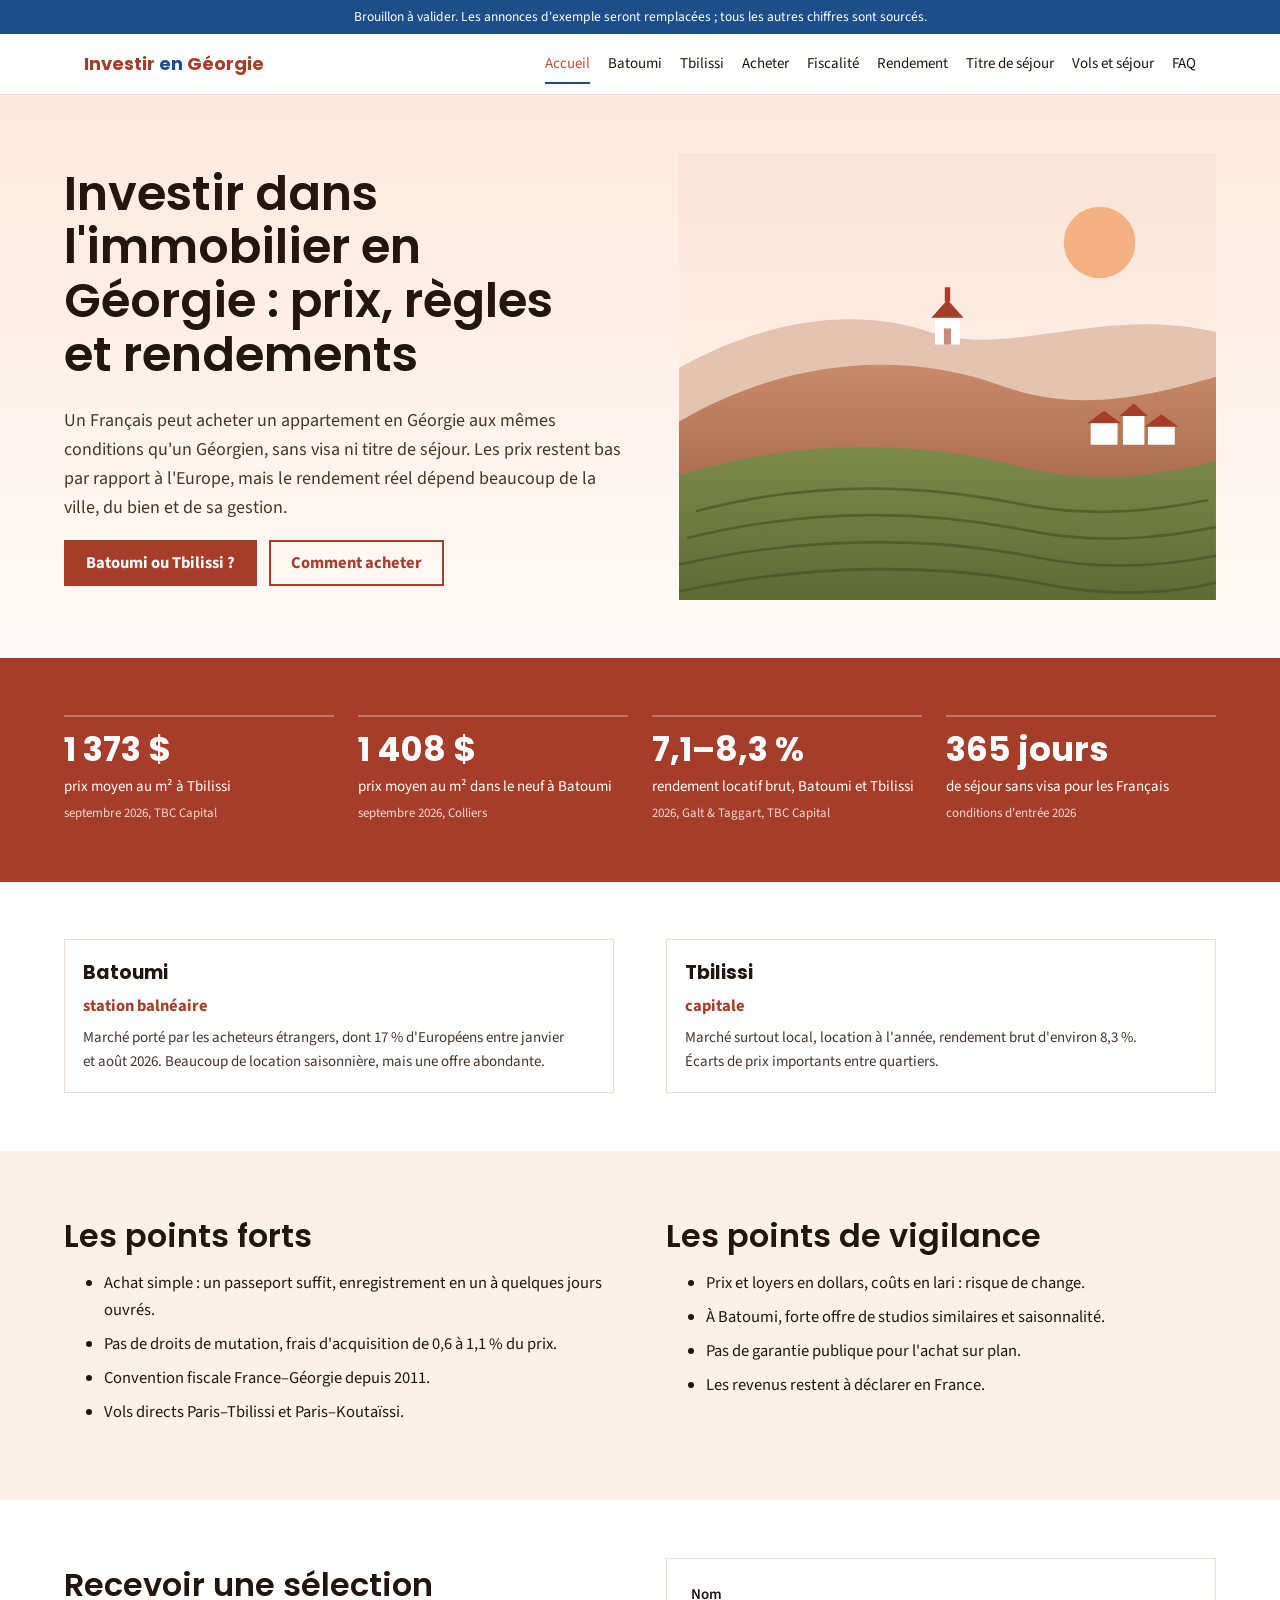
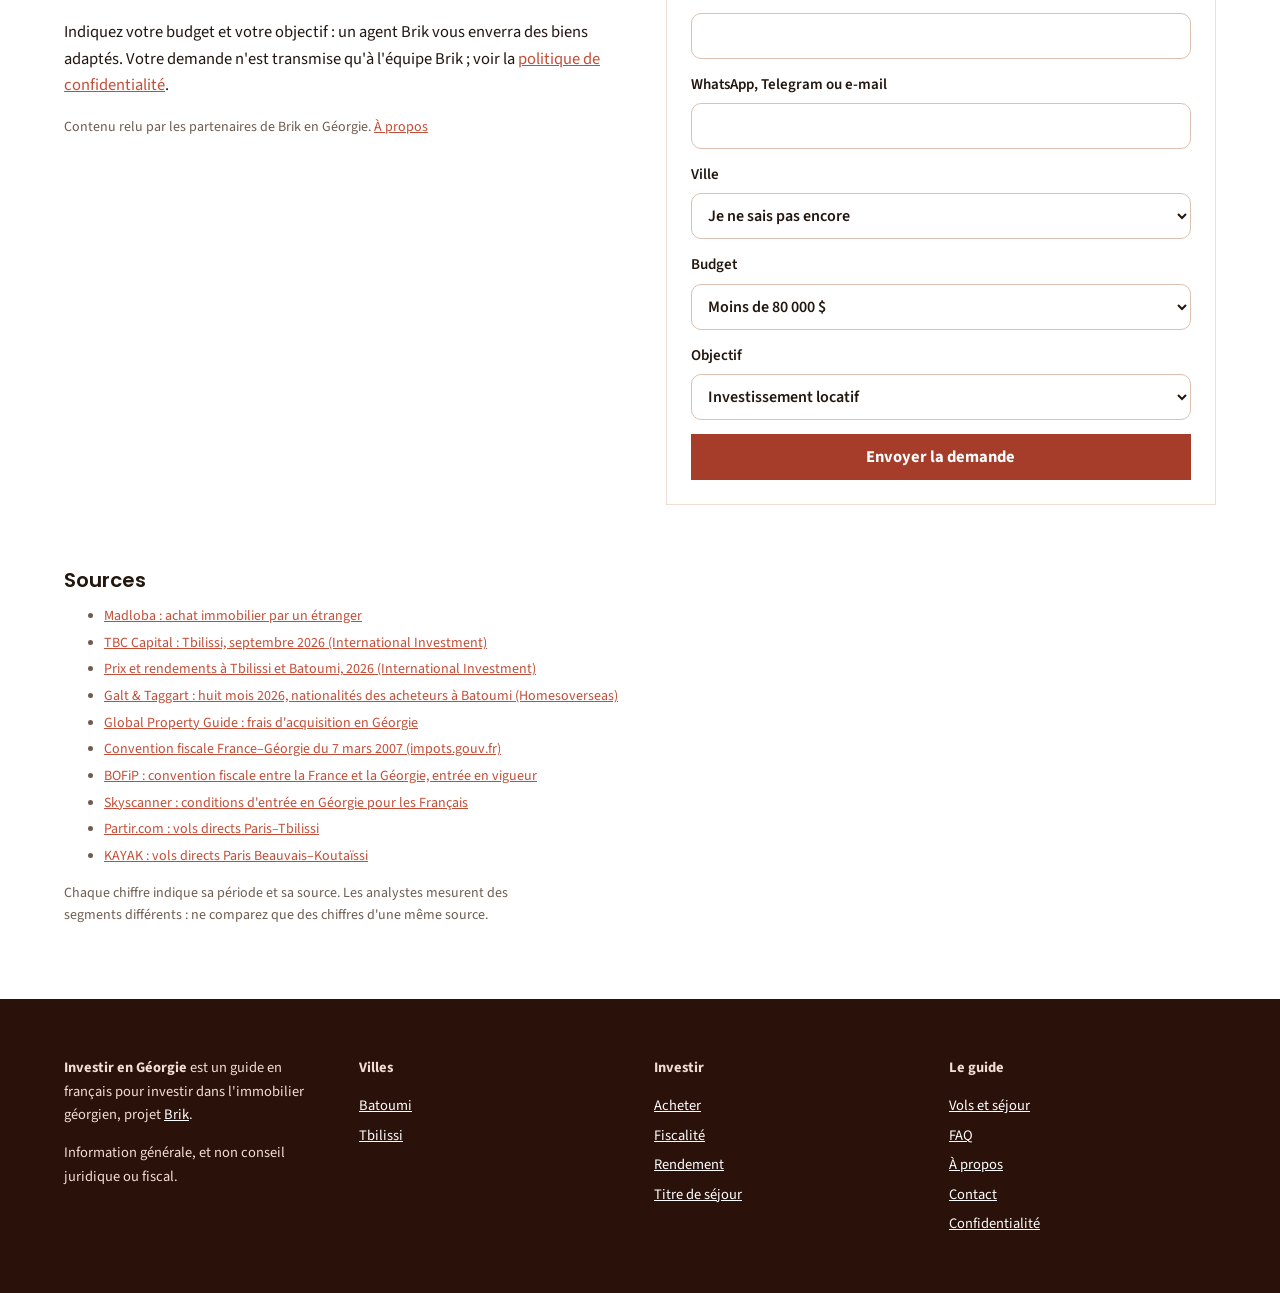
<file: site/index.html>
<!DOCTYPE html>
<html lang="fr" dir="ltr">
<head>
<meta charset="utf-8">
<meta name="robots" content="noindex, nofollow">
<meta name="viewport" content="width=device-width, initial-scale=1">
<title>Investir dans l'immobilier en Géorgie — guide en français</title>
<meta name="description" content="Guide en français pour investir dans l&#x27;immobilier en Géorgie : prix à Batoumi et Tbilissi, achat par un étranger, fiscalité et convention France–Géorgie, rendement locatif, titre de séjour.">
<link rel="canonical" href="https://investir-georgie.com/">
<link rel="preconnect" href="https://fonts.googleapis.com"><link rel="preconnect" href="https://fonts.gstatic.com" crossorigin>
<link href="https://fonts.googleapis.com/css2?family=Poppins:wght@600;700&amp;family=Source+Sans+3:wght@400;600;700&amp;display=swap" rel="stylesheet">
<link rel="stylesheet" href="assets/site.css">
<script type="application/ld+json">[{"@context": "https://schema.org", "@type": "BreadcrumbList", "itemListElement": [{"@type": "ListItem", "position": 1, "name": "Accueil", "item": "https://investir-georgie.com/"}]}, {"@context": "https://schema.org", "@type": "Article", "headline": "Investir dans l'immobilier en Géorgie — guide en français", "inLanguage": "fr", "dateModified": "2026-11-24", "publisher": {"@type": "Organization", "name": "Brik", "url": "https://real-estate-georgia.com"}}]</script>
</head>
<body>
<div class="draft">Brouillon à valider. Les annonces d'exemple seront remplacées ; tous les autres chiffres sont sourcés.</div>
<header class="top"><div class="wrap"><a class="logo" href="index.html">Investir<span> en </span>Géorgie</a><nav class="scroll" aria-label="Rubriques"><a href="index.html" aria-current="page">Accueil</a><a href="batumi/index.html">Batoumi</a><a href="tbilissi/index.html">Tbilissi</a><a href="acheter/index.html">Acheter</a><a href="fiscalite/index.html">Fiscalité</a><a href="rendement/index.html">Rendement</a><a href="residence/index.html">Titre de séjour</a><a href="voyager/index.html">Vols et séjour</a><a href="faq/index.html">FAQ</a></nav></div></header>
<main>


<section class="hero band"><div class="wrap">
 <div><h1>Investir dans l'immobilier en Géorgie : prix, règles et rendements</h1>
 <p class="lede">Un Français peut acheter un appartement en Géorgie aux mêmes conditions qu'un Géorgien, sans visa ni titre de séjour. Les prix restent bas par rapport à l'Europe, mais le rendement réel dépend beaucoup de la ville, du bien et de sa gestion.</p>
 <div class="ctas"><a class="btn" href="#villes">Batoumi ou Tbilissi ?</a><a class="btn ghost" href="acheter/index.html">Comment acheter</a></div></div>
 <svg class="scene" viewBox="0 0 600 500" role="img" aria-label="Illustration : collines de vignes en Géorgie, une chapelle sur la crête et un village">
<defs><linearGradient id="fsky" x1="0" y1="0" x2="0" y2="1"><stop offset="0" stop-color="#fbe3d6"/><stop offset="1" stop-color="#fffaf7"/></linearGradient>
<linearGradient id="fh1" x1="0" y1="0" x2="0" y2="1"><stop offset="0" stop-color="#c98a6b"/><stop offset="1" stop-color="#a86a4d"/></linearGradient>
<linearGradient id="fh2" x1="0" y1="0" x2="0" y2="1"><stop offset="0" stop-color="#7d8a4a"/><stop offset="1" stop-color="#5e6a35"/></linearGradient></defs>
<rect width="600" height="500" fill="url(#fsky)"/>
<circle cx="470" cy="100" r="40" fill="#f4b183"/>
<path d="M0 240 C90 190 190 170 280 200 C370 230 470 170 600 200 V320 H0Z" fill="#e4c3b0"/>
<path d="M0 300 C120 230 250 220 360 260 C450 292 530 270 600 250 V380 H0Z" fill="url(#fh1)"/>
<g transform="translate(300 214)"><rect x="-14" y="-30" width="28" height="30" fill="#fff"/><path d="M-18 -30 L0 -50 L18 -30Z" fill="#a63d2a"/><rect x="-3" y="-64" width="6" height="16" fill="#a63d2a"/><rect x="-4" y="-18" width="8" height="18" fill="#a63d2a" opacity=".6"/></g>
<path d="M0 360 C130 320 260 320 380 350 C470 372 540 360 600 344 V500 H0Z" fill="url(#fh2)"/>
<g stroke="#3f4a1f" stroke-width="3" stroke-linecap="round" opacity=".55" fill="none">
 <path d="M20 400 C140 368 260 368 380 392 C460 408 530 400 590 388"/><path d="M10 430 C140 398 270 398 390 422 C470 438 540 430 600 418"/><path d="M0 460 C140 428 280 428 400 452 C480 468 550 460 600 450"/><path d="M0 490 C150 458 290 458 410 482 C490 498 560 490 600 480"/></g>
<g fill="#fff"><rect x="460" y="300" width="30" height="26"/><rect x="496" y="292" width="24" height="34"/><rect x="524" y="304" width="30" height="22"/></g>
<g fill="#a63d2a"><path d="M456 302 l19 -14 l19 14Z"/><path d="M492 294 l16 -14 l16 14Z"/><path d="M520 306 l19 -14 l19 14Z"/></g>
</svg>
</div></section>
<section class="facts band" aria-label="Chiffres clés"><div class="wrap"><div class="fact"><b>1 373 $</b><span>prix moyen au m² à Tbilissi</span><small>septembre 2026, TBC Capital</small></div><div class="fact"><b>1 408 $</b><span>prix moyen au m² dans le neuf à Batoumi</span><small>septembre 2026, Colliers</small></div><div class="fact"><b>7,1–8,3 %</b><span>rendement locatif brut, Batoumi et Tbilissi</span><small>2026, Galt &amp; Taggart, TBC Capital</small></div><div class="fact"><b>365 jours</b><span>de séjour sans visa pour les Français</span><small>conditions d'entrée 2026</small></div></div></section>
<section class="band" id="villes"><div class="wrap two">
 <a class="dcard" href="batumi/index.html"><b>Batoumi</b><span class="p">station balnéaire</span><p>Marché porté par les acheteurs étrangers, dont 17 % d'Européens entre janvier et août 2026. Beaucoup de location saisonnière, mais une offre abondante.</p></a>
 <a class="dcard" href="tbilissi/index.html"><b>Tbilissi</b><span class="p">capitale</span><p>Marché surtout local, location à l'année, rendement brut d'environ 8,3 %. Écarts de prix importants entre quartiers.</p></a>
</div></section>
<section class="band alt"><div class="wrap two">
 <div><h2>Les points forts</h2><ul class="txt"><li>Achat simple : un passeport suffit, enregistrement en un à quelques jours ouvrés.</li><li>Pas de droits de mutation, frais d'acquisition de 0,6 à 1,1 % du prix.</li><li>Convention fiscale France–Géorgie depuis 2011.</li><li>Vols directs Paris–Tbilissi et Paris–Koutaïssi.</li></ul></div>
 <div><h2>Les points de vigilance</h2><ul class="txt"><li>Prix et loyers en dollars, coûts en lari : risque de change.</li><li>À Batoumi, forte offre de studios similaires et saisonnalité.</li><li>Pas de garantie publique pour l'achat sur plan.</li><li>Les revenus restent à déclarer en France.</li></ul></div>
</div></section>
<section class="band" id="lead"><div class="wrap two">
 <div><h2>Recevoir une sélection</h2><p>Indiquez votre budget et votre objectif : un agent Brik vous enverra des biens adaptés. Votre demande n'est transmise qu'à l'équipe Brik ; voir la <a href="confidentialite/index.html">politique de confidentialité</a>.</p>
 <p class="sub">Contenu relu par les partenaires de Brik en Géorgie. <a href="a-propos/index.html">À propos</a></p></div>
 <form data-draft novalidate><label>Nom<input name="name" autocomplete="name" required></label>
<label>WhatsApp, Telegram ou e-mail<input name="contact" required></label>
<label>Ville<select name="city"><option>Je ne sais pas encore</option><option>Batoumi</option><option>Tbilissi</option><option>Autre ville de Géorgie</option></select></label>
<label>Budget<select name="budget"><option>Moins de 80 000 $</option><option>80 000–150 000 $</option><option>150 000–300 000 $</option><option>Plus de 300 000 $</option></select></label>
<label>Objectif<select name="goal"><option>Investissement locatif</option><option>Résidence secondaire</option><option>Titre de séjour</option><option>M'installer en Géorgie</option></select></label><button class="btn" type="submit">Envoyer la demande</button><div class="ok" role="status">Brouillon : le formulaire n'est pas encore connecté, rien n'a été envoyé.</div></form>
</div></section>
<section class="band" style="padding-top:0"><div class="wrap"><h2 style="font-size:20px">Sources</h2><ul class="sources"><li><a href="https://madloba.info/en/faq/housing/buying-property-in-georgia-as-a-foreigner/">Madloba : achat immobilier par un étranger</a></li><li><a href="https://internationalinvestment.biz/en/real-estate/9034-tbilisi-apartment-sale-prices-september-tbc-capital.html">TBC Capital : Tbilissi, septembre 2026 (International Investment)</a></li><li><a href="https://internationalinvestment.biz/en/real-estate/8910-georgia-real-estate-2026-prices-and-yields-in-tbilisi-and-batumi.html">Prix et rendements à Tbilissi et Batoumi, 2026 (International Investment)</a></li><li><a href="https://www.homesoverseas.ru/eng/news/Bolee_70_kvartir_prodannyh_v_Batumi_v_2026_godu_priobreli_inostrancy">Galt &amp; Taggart : huit mois 2026, nationalités des acheteurs à Batoumi (Homesoverseas)</a></li><li><a href="https://www.globalpropertyguide.com/asia/georgia/buying-guide">Global Property Guide : frais d'acquisition en Géorgie</a></li><li><a href="https://WWW.impots.gouv.fr/sites/default/files/media/10_conventions/georgie/georgie_convention.pdf">Convention fiscale France–Géorgie du 7 mars 2007 (impots.gouv.fr)</a></li><li><a href="https://bofip.impots.gouv.fr/node/8273">BOFiP : convention fiscale entre la France et la Géorgie, entrée en vigueur</a></li><li><a href="https://www.skyscanner.fr/destinations/visa/29475247/georgie">Skyscanner : conditions d'entrée en Géorgie pour les Français</a></li><li><a href="https://www.partir.com/Georgie/billet-avion-vol/paris-cdg-tbilissi/cdg/tbs/vol-direct.html">Partir.com : vols directs Paris–Tbilissi</a></li><li><a href="https://www.kayak.fr/vols/Paris-PAR/Aeroport-international-David-IV-de-Koutaissi-KUT">KAYAK : vols directs Paris Beauvais–Koutaïssi</a></li></ul><p class="sub">Chaque chiffre indique sa période et sa source. Les analystes mesurent des segments différents : ne comparez que des chiffres d'une même source.</p></div></section>
</main>
<footer class="band"><div class="wrap"><div class="cols">
<div><p><b>Investir en Géorgie</b> est un guide en français pour investir dans l'immobilier géorgien, projet <a href="https://real-estate-georgia.com/?utm_source=investir-georgie&amp;utm_medium=referral&amp;utm_campaign=minisite&amp;utm_content=footer">Brik</a>.</p><p>Information générale, et non conseil juridique ou fiscal.</p></div>
<div><p><b>Villes</b></p><ul><li><a href="batumi/index.html">Batoumi</a></li><li><a href="tbilissi/index.html">Tbilissi</a></li></ul></div><div><p><b>Investir</b></p><ul><li><a href="acheter/index.html">Acheter</a></li><li><a href="fiscalite/index.html">Fiscalité</a></li><li><a href="rendement/index.html">Rendement</a></li><li><a href="residence/index.html">Titre de séjour</a></li></ul></div><div><p><b>Le guide</b></p><ul><li><a href="voyager/index.html">Vols et séjour</a></li><li><a href="faq/index.html">FAQ</a></li><li><a href="a-propos/index.html">À propos</a></li><li><a href="contact/index.html">Contact</a></li><li><a href="confidentialite/index.html">Confidentialité</a></li></ul></div>
</div></div></footer>
<script src="assets/site.js"></script>
</body>
</html>
</file>
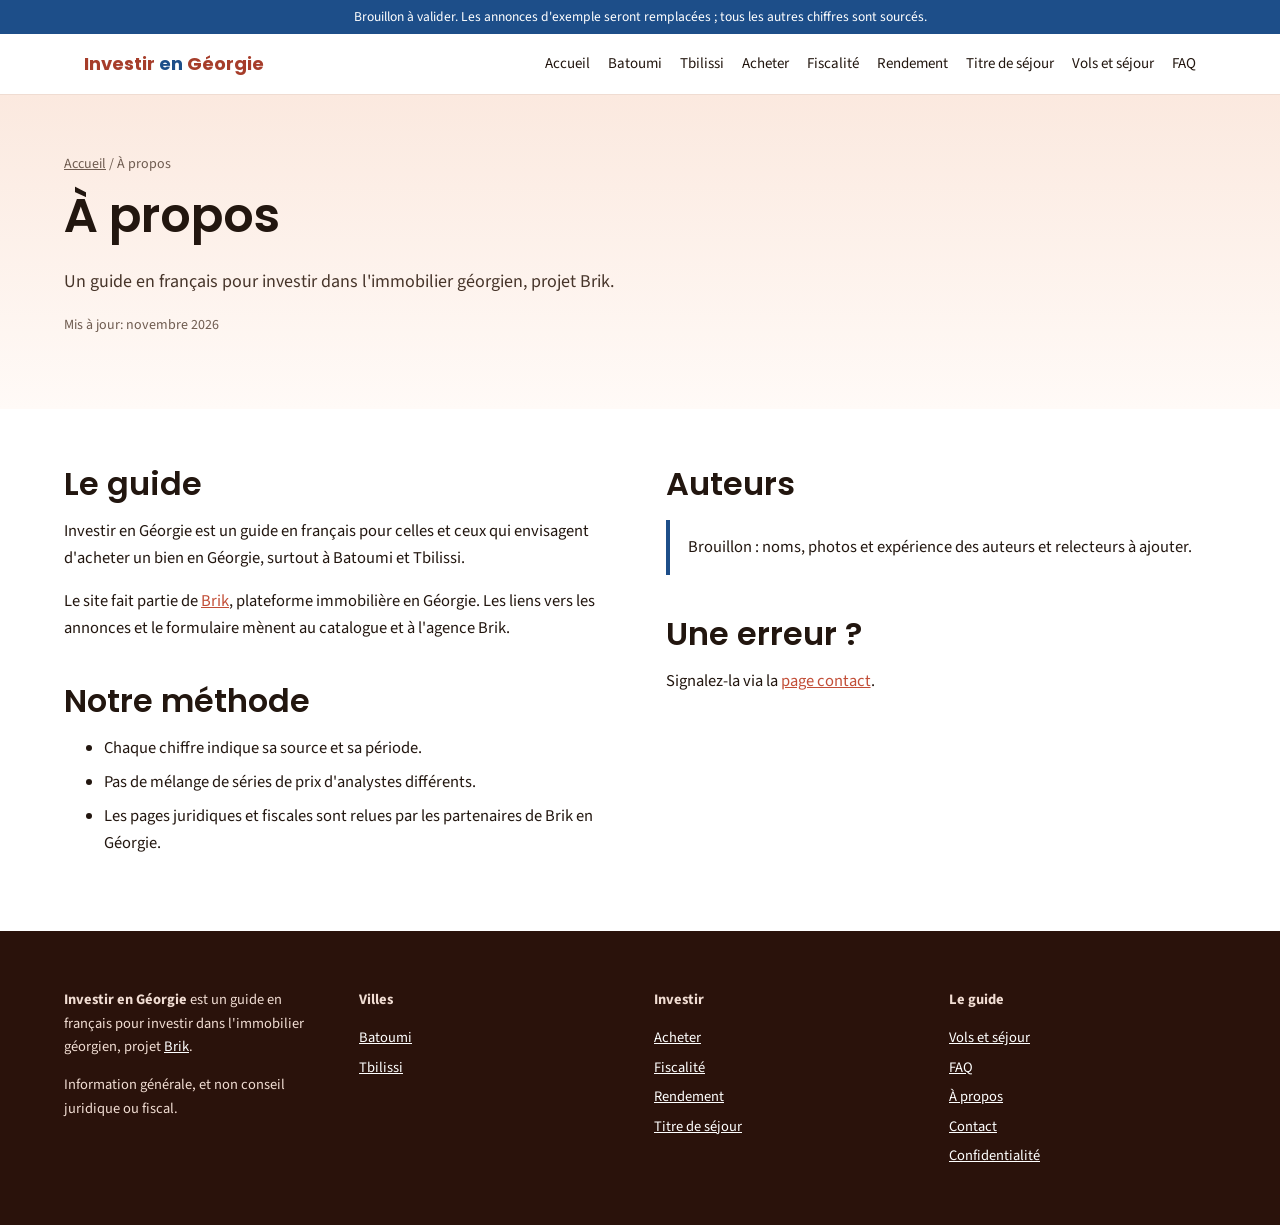
<file: site/a-propos/index.html>
<!DOCTYPE html>
<html lang="fr" dir="ltr">
<head>
<meta charset="utf-8">
<meta name="robots" content="noindex, nofollow">
<meta name="viewport" content="width=device-width, initial-scale=1">
<title>À propos — Investir en Géorgie</title>
<meta name="description" content="Qui rédige ce guide, d&#x27;où viennent les données et le lien avec Brik.">
<link rel="canonical" href="https://investir-georgie.com/a-propos/">
<link rel="preconnect" href="https://fonts.googleapis.com"><link rel="preconnect" href="https://fonts.gstatic.com" crossorigin>
<link href="https://fonts.googleapis.com/css2?family=Poppins:wght@600;700&amp;family=Source+Sans+3:wght@400;600;700&amp;display=swap" rel="stylesheet">
<link rel="stylesheet" href="../assets/site.css">
<script type="application/ld+json">[{"@context": "https://schema.org", "@type": "BreadcrumbList", "itemListElement": [{"@type": "ListItem", "position": 1, "name": "Accueil", "item": "https://investir-georgie.com/"}, {"@type": "ListItem", "position": 2, "name": "À propos", "item": "https://investir-georgie.com/a-propos/"}]}, {"@context": "https://schema.org", "@type": "Article", "headline": "À propos", "inLanguage": "fr", "dateModified": "2026-11-24", "publisher": {"@type": "Organization", "name": "Brik", "url": "https://real-estate-georgia.com"}}]</script>
</head>
<body>
<div class="draft">Brouillon à valider. Les annonces d'exemple seront remplacées ; tous les autres chiffres sont sourcés.</div>
<header class="top"><div class="wrap"><a class="logo" href="../index.html">Investir<span> en </span>Géorgie</a><nav class="scroll" aria-label="Rubriques"><a href="../index.html">Accueil</a><a href="../batumi/index.html">Batoumi</a><a href="../tbilissi/index.html">Tbilissi</a><a href="../acheter/index.html">Acheter</a><a href="../fiscalite/index.html">Fiscalité</a><a href="../rendement/index.html">Rendement</a><a href="../residence/index.html">Titre de séjour</a><a href="../voyager/index.html">Vols et séjour</a><a href="../faq/index.html">FAQ</a></nav></div></header>
<main>
<section class="band pagehead"><div class="wrap"><nav class="crumbs" aria-label="Fil d'Ariane"><a href="../index.html">Accueil</a> / <span aria-current="page">À propos</span></nav><h1>À propos</h1><p class="lede">Un guide en français pour investir dans l'immobilier géorgien, projet Brik.</p><p class="updated">Mis à jour: novembre 2026</p></div></section>

<section class="band"><div class="wrap two"><div class="prose"><h2>Le guide</h2><p>Investir en Géorgie est un guide en français pour celles et ceux qui envisagent d'acheter un bien en Géorgie, surtout à Batoumi et Tbilissi.</p>
<p>Le site fait partie de <a href="https://real-estate-georgia.com/?utm_source=investir-georgie&amp;utm_medium=referral&amp;utm_campaign=minisite&amp;utm_content=about">Brik</a>, plateforme immobilière en Géorgie. Les liens vers les annonces et le formulaire mènent au catalogue et à l'agence Brik.</p>
<h2>Notre méthode</h2><ul class="txt"><li>Chaque chiffre indique sa source et sa période.</li><li>Pas de mélange de séries de prix d'analystes différents.</li><li>Les pages juridiques et fiscales sont relues par les partenaires de Brik en Géorgie.</li></ul></div>
<div class="prose"><h2>Auteurs</h2><div class="note">Brouillon : noms, photos et expérience des auteurs et relecteurs à ajouter.</div><h2>Une erreur ?</h2><p>Signalez-la via la <a href="../contact/index.html">page contact</a>.</p></div></div></section>

</main>
<footer class="band"><div class="wrap"><div class="cols">
<div><p><b>Investir en Géorgie</b> est un guide en français pour investir dans l'immobilier géorgien, projet <a href="https://real-estate-georgia.com/?utm_source=investir-georgie&amp;utm_medium=referral&amp;utm_campaign=minisite&amp;utm_content=footer">Brik</a>.</p><p>Information générale, et non conseil juridique ou fiscal.</p></div>
<div><p><b>Villes</b></p><ul><li><a href="../batumi/index.html">Batoumi</a></li><li><a href="../tbilissi/index.html">Tbilissi</a></li></ul></div><div><p><b>Investir</b></p><ul><li><a href="../acheter/index.html">Acheter</a></li><li><a href="../fiscalite/index.html">Fiscalité</a></li><li><a href="../rendement/index.html">Rendement</a></li><li><a href="../residence/index.html">Titre de séjour</a></li></ul></div><div><p><b>Le guide</b></p><ul><li><a href="../voyager/index.html">Vols et séjour</a></li><li><a href="../faq/index.html">FAQ</a></li><li><a href="../a-propos/index.html">À propos</a></li><li><a href="../contact/index.html">Contact</a></li><li><a href="../confidentialite/index.html">Confidentialité</a></li></ul></div>
</div></div></footer>
<script src="../assets/site.js"></script>
</body>
</html>
</file>
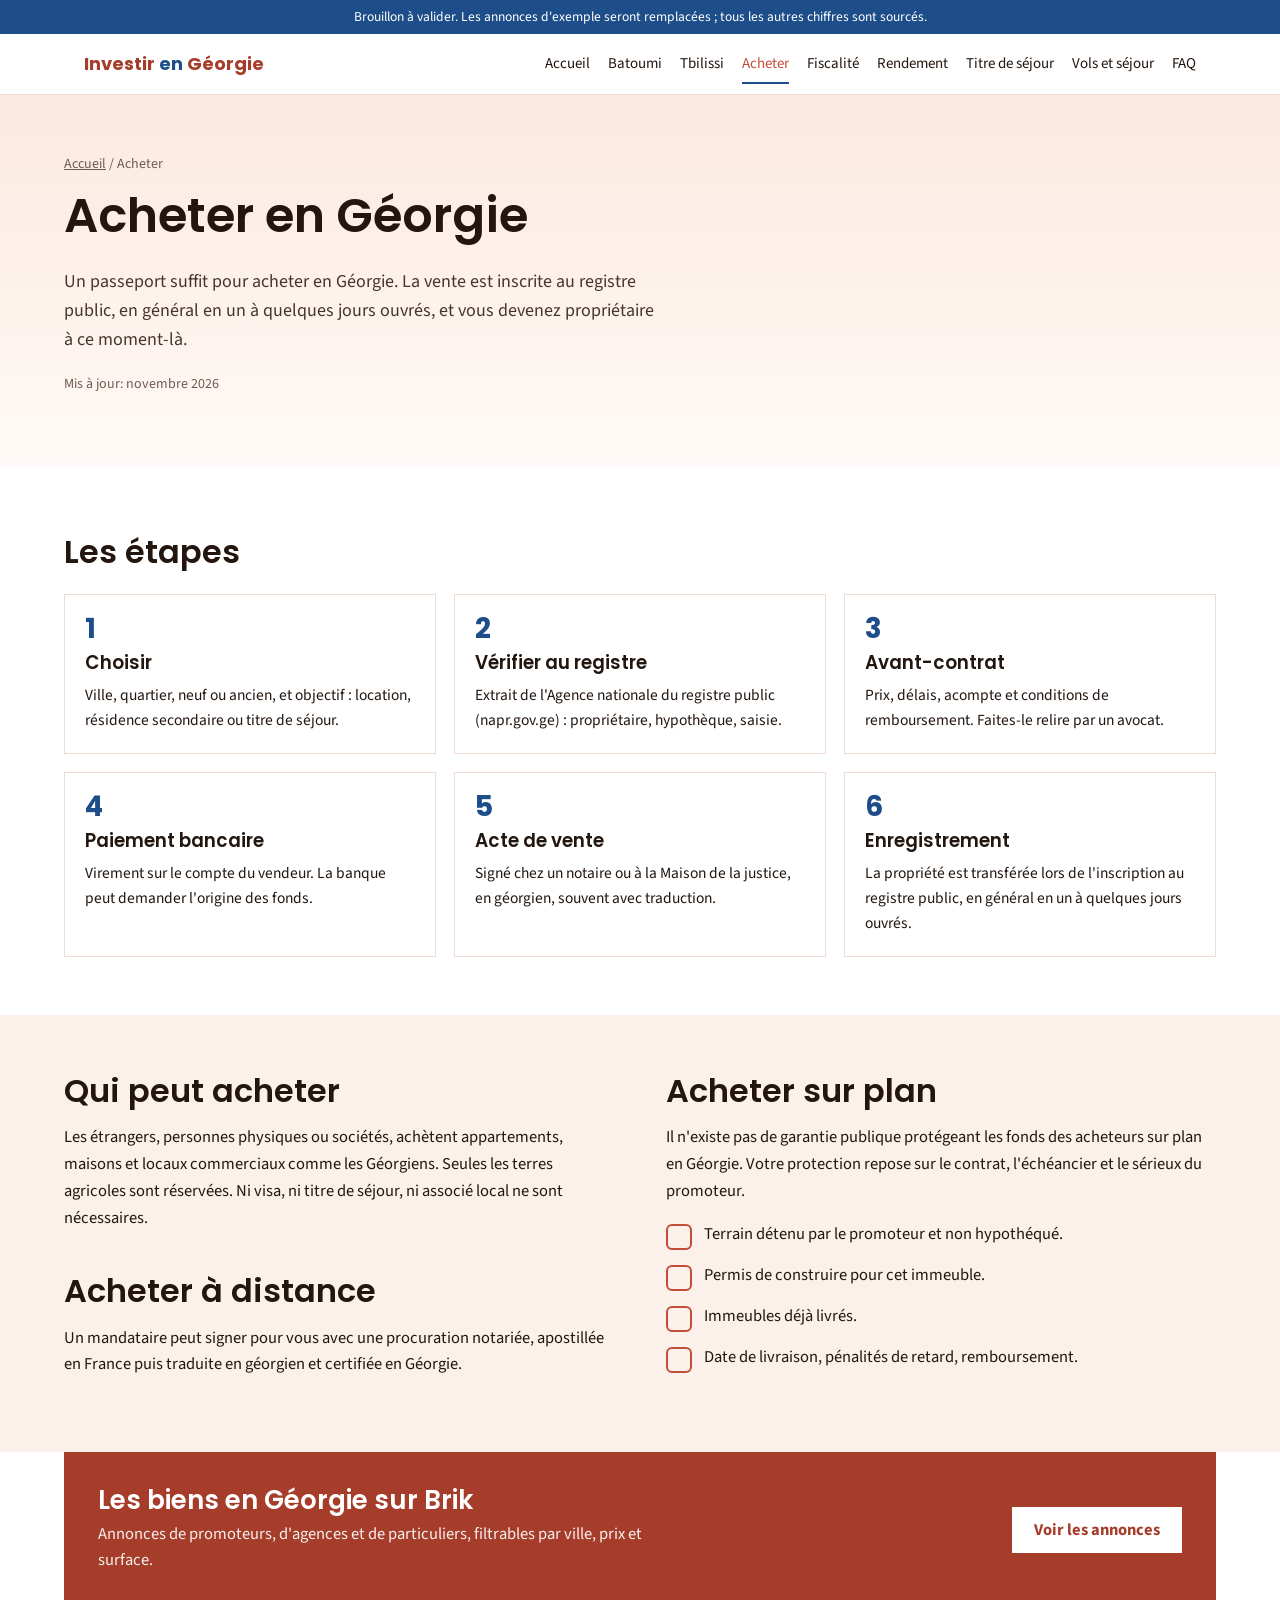
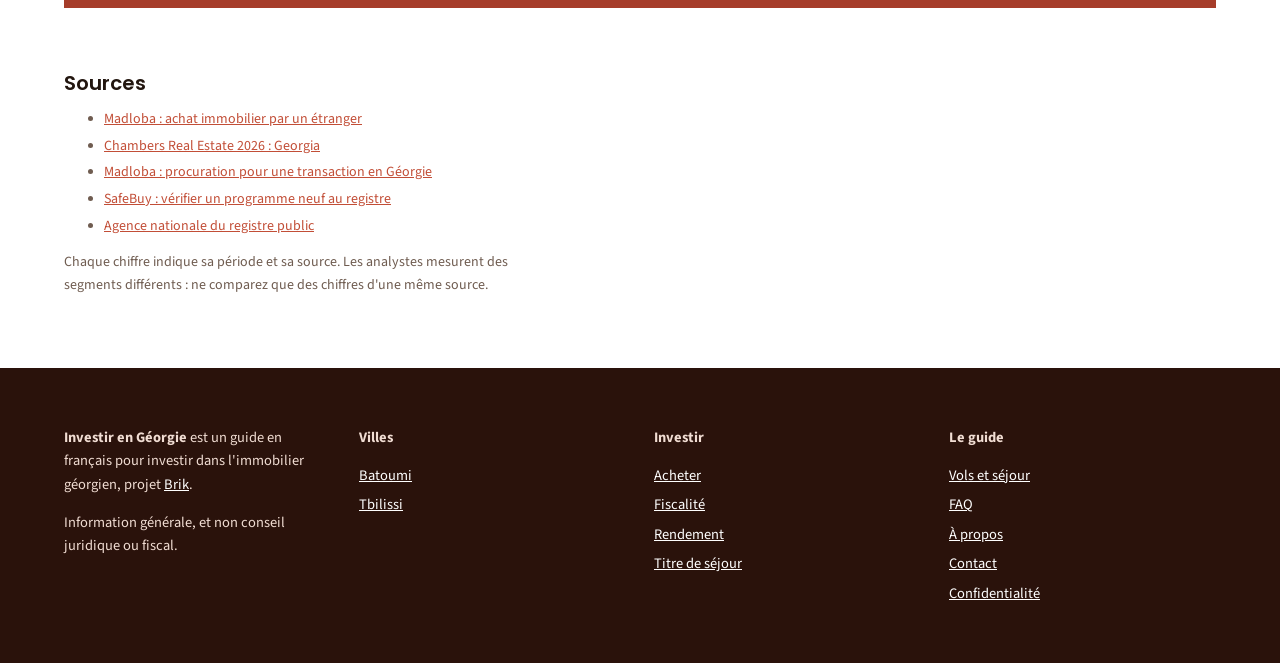
<file: site/acheter/index.html>
<!DOCTYPE html>
<html lang="fr" dir="ltr">
<head>
<meta charset="utf-8">
<meta name="robots" content="noindex, nofollow">
<meta name="viewport" content="width=device-width, initial-scale=1">
<title>Acheter un bien en Géorgie quand on est français — étapes</title>
<meta name="description" content="Les étapes pour acheter un appartement en Géorgie : vérification au registre, compromis, paiement bancaire, acte, enregistrement, achat sur plan et achat à distance.">
<link rel="canonical" href="https://investir-georgie.com/acheter/">
<link rel="preconnect" href="https://fonts.googleapis.com"><link rel="preconnect" href="https://fonts.gstatic.com" crossorigin>
<link href="https://fonts.googleapis.com/css2?family=Poppins:wght@600;700&amp;family=Source+Sans+3:wght@400;600;700&amp;display=swap" rel="stylesheet">
<link rel="stylesheet" href="../assets/site.css">
<script type="application/ld+json">[{"@context": "https://schema.org", "@type": "BreadcrumbList", "itemListElement": [{"@type": "ListItem", "position": 1, "name": "Accueil", "item": "https://investir-georgie.com/"}, {"@type": "ListItem", "position": 2, "name": "Acheter", "item": "https://investir-georgie.com/acheter/"}]}, {"@context": "https://schema.org", "@type": "Article", "headline": "Acheter en Géorgie", "inLanguage": "fr", "dateModified": "2026-11-24", "publisher": {"@type": "Organization", "name": "Brik", "url": "https://real-estate-georgia.com"}}]</script>
</head>
<body>
<div class="draft">Brouillon à valider. Les annonces d'exemple seront remplacées ; tous les autres chiffres sont sourcés.</div>
<header class="top"><div class="wrap"><a class="logo" href="../index.html">Investir<span> en </span>Géorgie</a><nav class="scroll" aria-label="Rubriques"><a href="../index.html">Accueil</a><a href="../batumi/index.html">Batoumi</a><a href="../tbilissi/index.html">Tbilissi</a><a href="../acheter/index.html" aria-current="page">Acheter</a><a href="../fiscalite/index.html">Fiscalité</a><a href="../rendement/index.html">Rendement</a><a href="../residence/index.html">Titre de séjour</a><a href="../voyager/index.html">Vols et séjour</a><a href="../faq/index.html">FAQ</a></nav></div></header>
<main>
<section class="band pagehead"><div class="wrap"><nav class="crumbs" aria-label="Fil d'Ariane"><a href="../index.html">Accueil</a> / <span aria-current="page">Acheter</span></nav><h1>Acheter en Géorgie</h1><p class="lede">Un passeport suffit pour acheter en Géorgie. La vente est inscrite au registre public, en général en un à quelques jours ouvrés, et vous devenez propriétaire à ce moment-là.</p><p class="updated">Mis à jour: novembre 2026</p></div></section>

<section class="band"><div class="wrap"><h2>Les étapes</h2>
 <ol class="steps">
  <li><h3>Choisir</h3><p>Ville, quartier, neuf ou ancien, et objectif : location, résidence secondaire ou titre de séjour.</p></li>
  <li><h3>Vérifier au registre</h3><p>Extrait de l'Agence nationale du registre public (napr.gov.ge) : propriétaire, hypothèque, saisie.</p></li>
  <li><h3>Avant-contrat</h3><p>Prix, délais, acompte et conditions de remboursement. Faites-le relire par un avocat.</p></li>
  <li><h3>Paiement bancaire</h3><p>Virement sur le compte du vendeur. La banque peut demander l'origine des fonds.</p></li>
  <li><h3>Acte de vente</h3><p>Signé chez un notaire ou à la Maison de la justice, en géorgien, souvent avec traduction.</p></li>
  <li><h3>Enregistrement</h3><p>La propriété est transférée lors de l'inscription au registre public, en général en un à quelques jours ouvrés.</p></li>
 </ol></div></section>
<section class="band alt"><div class="wrap two">
 <div class="prose"><h2>Qui peut acheter</h2><p>Les étrangers, personnes physiques ou sociétés, achètent appartements, maisons et locaux commerciaux comme les Géorgiens. Seules les terres agricoles sont réservées. Ni visa, ni titre de séjour, ni associé local ne sont nécessaires.</p>
 <h2>Acheter à distance</h2><p>Un mandataire peut signer pour vous avec une procuration notariée, apostillée en France puis traduite en géorgien et certifiée en Géorgie.</p></div>
 <div class="prose"><h2>Acheter sur plan</h2><p>Il n'existe pas de garantie publique protégeant les fonds des acheteurs sur plan en Géorgie. Votre protection repose sur le contrat, l'échéancier et le sérieux du promoteur.</p>
 <ul class="check"><li>Terrain détenu par le promoteur et non hypothéqué.</li><li>Permis de construire pour cet immeuble.</li><li>Immeubles déjà livrés.</li><li>Date de livraison, pénalités de retard, remboursement.</li></ul></div>
</div></section>
<section class="band" style="padding-top:0"><div class="wrap"><div class="cta"><div><h2>Les biens en Géorgie sur Brik</h2><p>Annonces de promoteurs, d'agences et de particuliers, filtrables par ville, prix et surface.</p></div><a class="btn" href="https://real-estate-georgia.com/?utm_source=investir-georgie&amp;utm_medium=referral&amp;utm_campaign=minisite&amp;utm_content=acheter">Voir les annonces</a></div></div></section>
<section class="band" style="padding-top:0"><div class="wrap"><h2 style="font-size:20px">Sources</h2><ul class="sources"><li><a href="https://madloba.info/en/faq/housing/buying-property-in-georgia-as-a-foreigner/">Madloba : achat immobilier par un étranger</a></li><li><a href="https://practiceguides.chambers.com/practice-guides/real-estate-2026/georgia">Chambers Real Estate 2026 : Georgia</a></li><li><a href="https://madloba.info/en/blog/laws-of-georgia/doverennost-ne-grazhdaninu-gruzii">Madloba : procuration pour une transaction en Géorgie</a></li><li><a href="https://safebuy.ge/properties/new-developments">SafeBuy : vérifier un programme neuf au registre</a></li><li><a href="https://napr.gov.ge">Agence nationale du registre public</a></li></ul><p class="sub">Chaque chiffre indique sa période et sa source. Les analystes mesurent des segments différents : ne comparez que des chiffres d'une même source.</p></div></section>
</main>
<footer class="band"><div class="wrap"><div class="cols">
<div><p><b>Investir en Géorgie</b> est un guide en français pour investir dans l'immobilier géorgien, projet <a href="https://real-estate-georgia.com/?utm_source=investir-georgie&amp;utm_medium=referral&amp;utm_campaign=minisite&amp;utm_content=footer">Brik</a>.</p><p>Information générale, et non conseil juridique ou fiscal.</p></div>
<div><p><b>Villes</b></p><ul><li><a href="../batumi/index.html">Batoumi</a></li><li><a href="../tbilissi/index.html">Tbilissi</a></li></ul></div><div><p><b>Investir</b></p><ul><li><a href="../acheter/index.html">Acheter</a></li><li><a href="../fiscalite/index.html">Fiscalité</a></li><li><a href="../rendement/index.html">Rendement</a></li><li><a href="../residence/index.html">Titre de séjour</a></li></ul></div><div><p><b>Le guide</b></p><ul><li><a href="../voyager/index.html">Vols et séjour</a></li><li><a href="../faq/index.html">FAQ</a></li><li><a href="../a-propos/index.html">À propos</a></li><li><a href="../contact/index.html">Contact</a></li><li><a href="../confidentialite/index.html">Confidentialité</a></li></ul></div>
</div></div></footer>
<script src="../assets/site.js"></script>
</body>
</html>
</file>
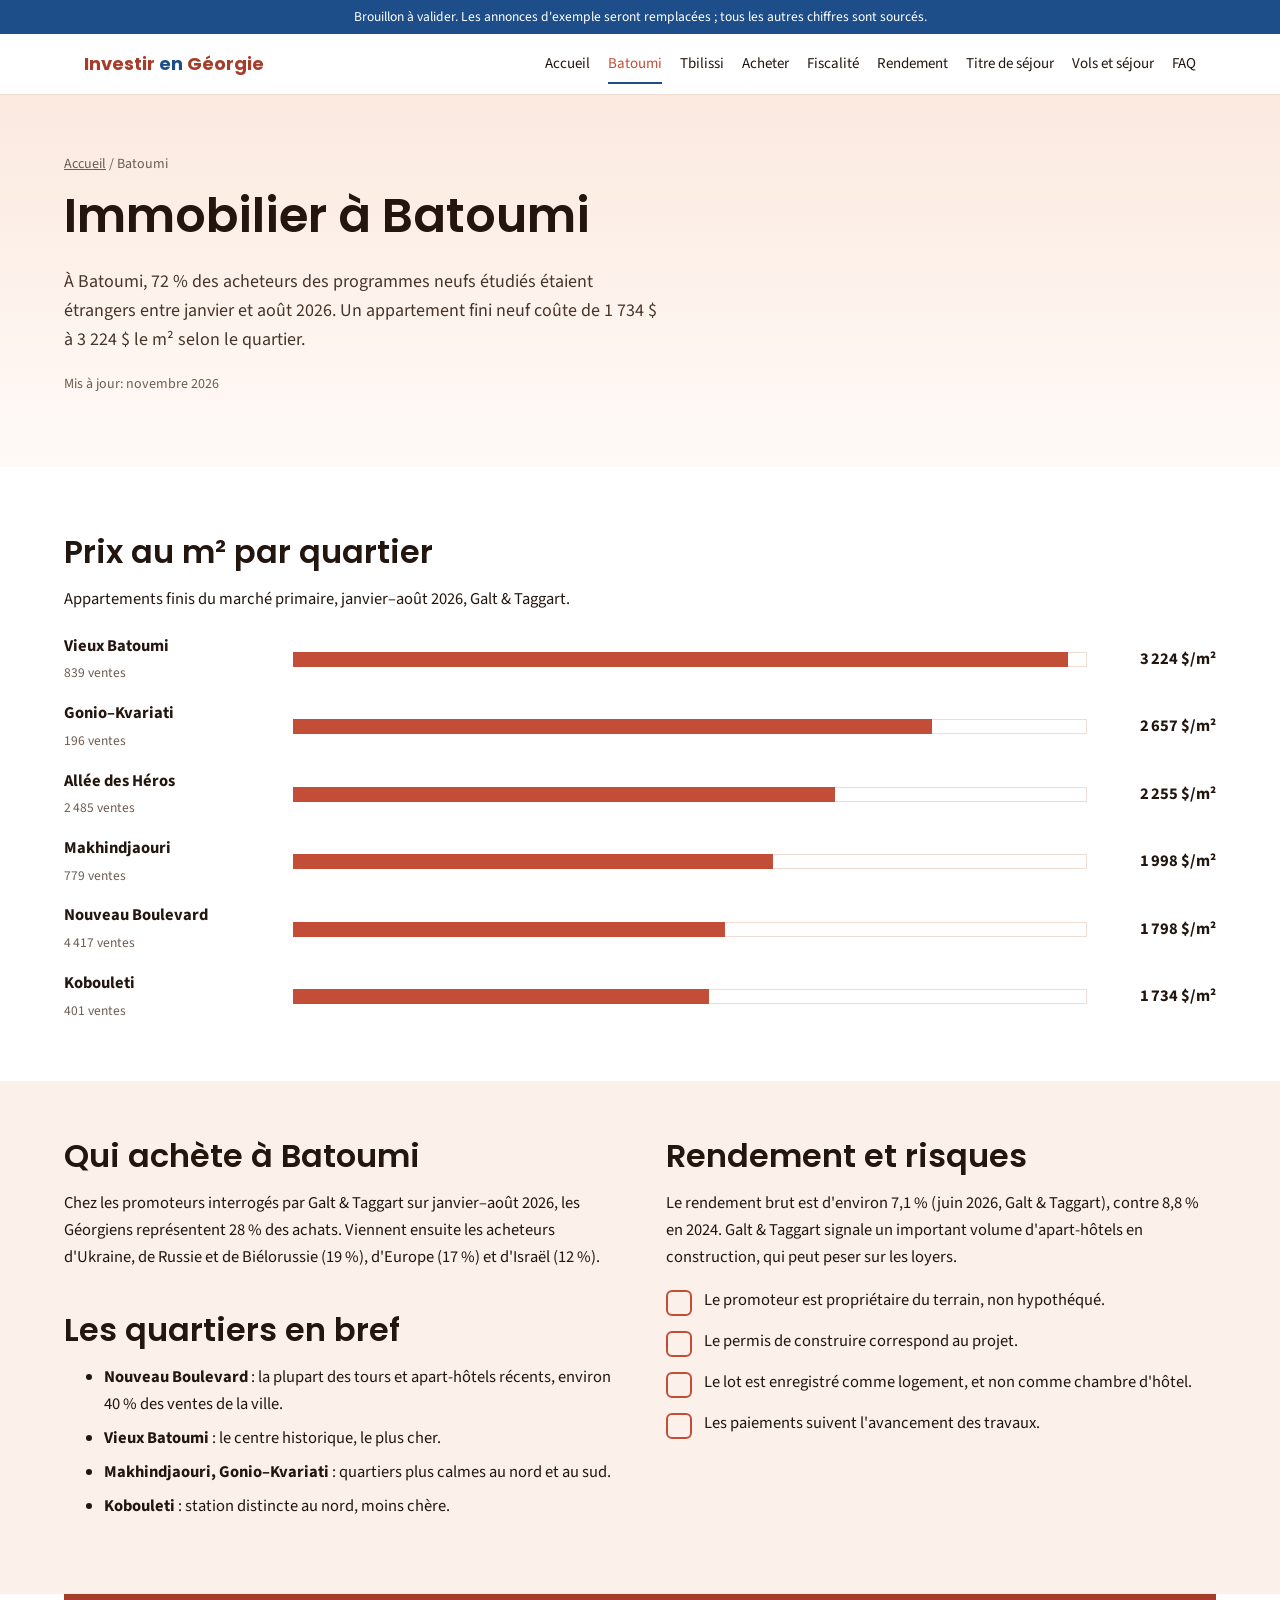
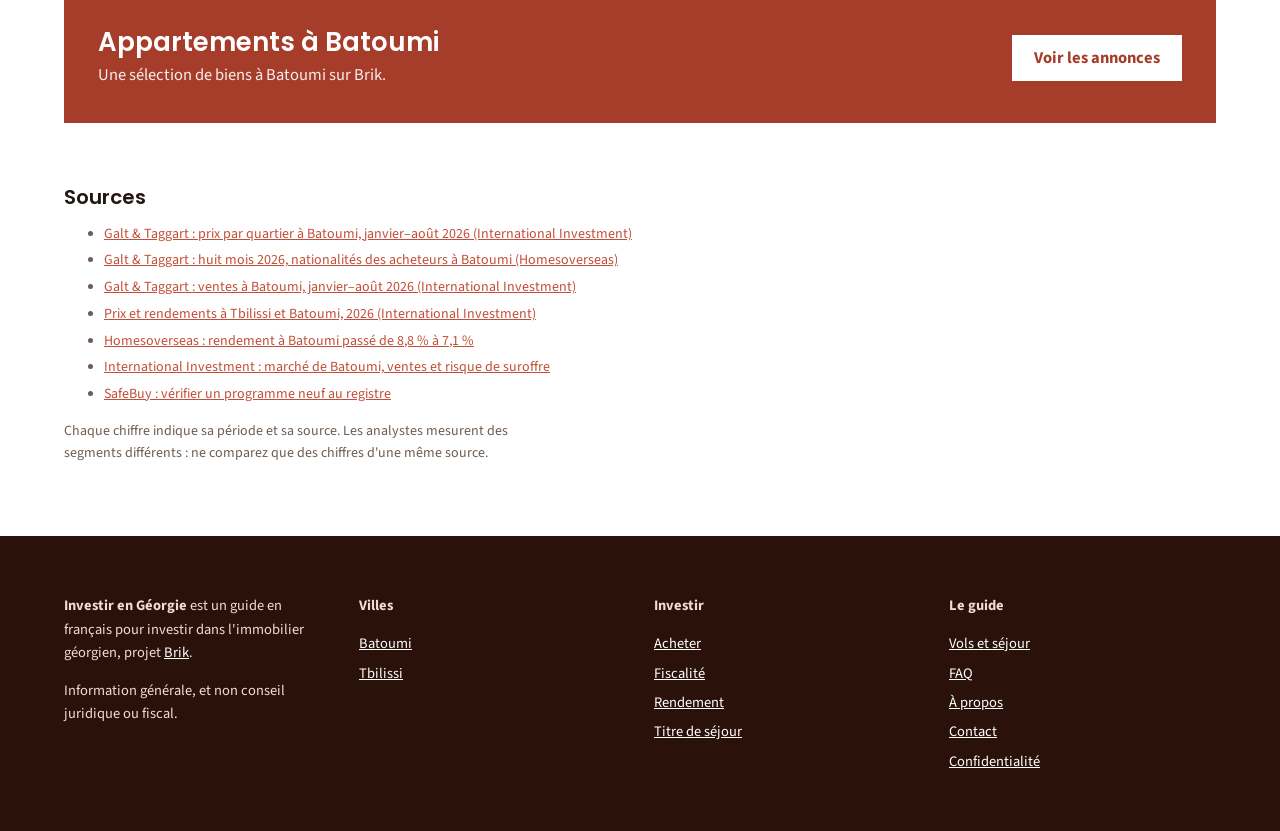
<file: site/batumi/index.html>
<!DOCTYPE html>
<html lang="fr" dir="ltr">
<head>
<meta charset="utf-8">
<meta name="robots" content="noindex, nofollow">
<meta name="viewport" content="width=device-width, initial-scale=1">
<title>Immobilier à Batoumi — prix par quartier et rendement</title>
<meta name="description" content="Acheter un appartement à Batoumi : prix au m² par quartier, profil des acheteurs, rendement locatif, saisonnalité et points à vérifier sur un programme neuf.">
<link rel="canonical" href="https://investir-georgie.com/batumi/">
<link rel="preconnect" href="https://fonts.googleapis.com"><link rel="preconnect" href="https://fonts.gstatic.com" crossorigin>
<link href="https://fonts.googleapis.com/css2?family=Poppins:wght@600;700&amp;family=Source+Sans+3:wght@400;600;700&amp;display=swap" rel="stylesheet">
<link rel="stylesheet" href="../assets/site.css">
<script type="application/ld+json">[{"@context": "https://schema.org", "@type": "BreadcrumbList", "itemListElement": [{"@type": "ListItem", "position": 1, "name": "Accueil", "item": "https://investir-georgie.com/"}, {"@type": "ListItem", "position": 2, "name": "Batoumi", "item": "https://investir-georgie.com/batumi/"}]}, {"@context": "https://schema.org", "@type": "Article", "headline": "Immobilier à Batoumi", "inLanguage": "fr", "dateModified": "2026-11-24", "publisher": {"@type": "Organization", "name": "Brik", "url": "https://real-estate-georgia.com"}}]</script>
</head>
<body>
<div class="draft">Brouillon à valider. Les annonces d'exemple seront remplacées ; tous les autres chiffres sont sourcés.</div>
<header class="top"><div class="wrap"><a class="logo" href="../index.html">Investir<span> en </span>Géorgie</a><nav class="scroll" aria-label="Rubriques"><a href="../index.html">Accueil</a><a href="../batumi/index.html" aria-current="page">Batoumi</a><a href="../tbilissi/index.html">Tbilissi</a><a href="../acheter/index.html">Acheter</a><a href="../fiscalite/index.html">Fiscalité</a><a href="../rendement/index.html">Rendement</a><a href="../residence/index.html">Titre de séjour</a><a href="../voyager/index.html">Vols et séjour</a><a href="../faq/index.html">FAQ</a></nav></div></header>
<main>
<section class="band pagehead"><div class="wrap"><nav class="crumbs" aria-label="Fil d'Ariane"><a href="../index.html">Accueil</a> / <span aria-current="page">Batoumi</span></nav><h1>Immobilier à Batoumi</h1><p class="lede">À Batoumi, 72 % des acheteurs des programmes neufs étudiés étaient étrangers entre janvier et août 2026. Un appartement fini neuf coûte de 1 734 $ à 3 224 $ le m² selon le quartier.</p><p class="updated">Mis à jour: novembre 2026</p></div></section>

<section class="band"><div class="wrap"><h2>Prix au m² par quartier</h2><p>Appartements finis du marché primaire, janvier–août 2026, Galt &amp; Taggart.</p>
 <div class="rows"><div class="row"><div class="nm"><b>Vieux Batoumi</b><span>839 ventes</span></div><div class="bar" aria-hidden="true"><i data-w="97.7"></i></div><div class="v">3 224 $/m²</div></div><div class="row"><div class="nm"><b>Gonio–Kvariati</b><span>196 ventes</span></div><div class="bar" aria-hidden="true"><i data-w="80.5"></i></div><div class="v">2 657 $/m²</div></div><div class="row"><div class="nm"><b>Allée des Héros</b><span>2 485 ventes</span></div><div class="bar" aria-hidden="true"><i data-w="68.3"></i></div><div class="v">2 255 $/m²</div></div><div class="row"><div class="nm"><b>Makhindjaouri</b><span>779 ventes</span></div><div class="bar" aria-hidden="true"><i data-w="60.5"></i></div><div class="v">1 998 $/m²</div></div><div class="row"><div class="nm"><b>Nouveau Boulevard</b><span>4 417 ventes</span></div><div class="bar" aria-hidden="true"><i data-w="54.5"></i></div><div class="v">1 798 $/m²</div></div><div class="row"><div class="nm"><b>Kobouleti</b><span>401 ventes</span></div><div class="bar" aria-hidden="true"><i data-w="52.5"></i></div><div class="v">1 734 $/m²</div></div></div></div></section>
<section class="band alt"><div class="wrap two">
 <div class="prose"><h2>Qui achète à Batoumi</h2><p>Chez les promoteurs interrogés par Galt &amp; Taggart sur janvier–août 2026, les Géorgiens représentent 28 % des achats. Viennent ensuite les acheteurs d'Ukraine, de Russie et de Biélorussie (19 %), d'Europe (17 %) et d'Israël (12 %).</p>
 <h2>Les quartiers en bref</h2><ul class="txt"><li><b>Nouveau Boulevard</b> : la plupart des tours et apart-hôtels récents, environ 40 % des ventes de la ville.</li><li><b>Vieux Batoumi</b> : le centre historique, le plus cher.</li><li><b>Makhindjaouri, Gonio–Kvariati</b> : quartiers plus calmes au nord et au sud.</li><li><b>Kobouleti</b> : station distincte au nord, moins chère.</li></ul></div>
 <div class="prose"><h2>Rendement et risques</h2><p>Le rendement brut est d'environ 7,1 % (juin 2026, Galt &amp; Taggart), contre 8,8 % en 2024. Galt &amp; Taggart signale un important volume d'apart-hôtels en construction, qui peut peser sur les loyers.</p>
 <ul class="check"><li>Le promoteur est propriétaire du terrain, non hypothéqué.</li><li>Le permis de construire correspond au projet.</li><li>Le lot est enregistré comme logement, et non comme chambre d'hôtel.</li><li>Les paiements suivent l'avancement des travaux.</li></ul></div>
</div></section>
<section class="band" style="padding-top:0"><div class="wrap"><div class="cta"><div><h2>Appartements à Batoumi</h2><p>Une sélection de biens à Batoumi sur Brik.</p></div><a class="btn" href="https://real-estate-georgia.com/?utm_source=investir-georgie&amp;utm_medium=referral&amp;utm_campaign=minisite&amp;utm_content=batumi">Voir les annonces</a></div></div></section>
<section class="band" style="padding-top:0"><div class="wrap"><h2 style="font-size:20px">Sources</h2><ul class="sources"><li><a href="https://internationalinvestment.biz/en/business/9099-batumi-real-estate-trends-prices-and-sales-by-district.html">Galt &amp; Taggart : prix par quartier à Batoumi, janvier–août 2026 (International Investment)</a></li><li><a href="https://www.homesoverseas.ru/eng/news/Bolee_70_kvartir_prodannyh_v_Batumi_v_2026_godu_priobreli_inostrancy">Galt &amp; Taggart : huit mois 2026, nationalités des acheteurs à Batoumi (Homesoverseas)</a></li><li><a href="https://internationalinvestment.biz/en/business/9064-batumi-real-estate-market-sales-growth-galt-taggart.html">Galt &amp; Taggart : ventes à Batoumi, janvier–août 2026 (International Investment)</a></li><li><a href="https://internationalinvestment.biz/en/real-estate/8910-georgia-real-estate-2026-prices-and-yields-in-tbilisi-and-batumi.html">Prix et rendements à Tbilissi et Batoumi, 2026 (International Investment)</a></li><li><a href="https://www.homesoverseas.ru/eng/articles/14899">Homesoverseas : rendement à Batoumi passé de 8,8 % à 7,1 %</a></li><li><a href="https://internationalinvestment.biz/en/real-estate/8149-batumi-housing-market-sales-growth-and-risks-of-oversupply.html">International Investment : marché de Batoumi, ventes et risque de suroffre</a></li><li><a href="https://safebuy.ge/properties/new-developments">SafeBuy : vérifier un programme neuf au registre</a></li></ul><p class="sub">Chaque chiffre indique sa période et sa source. Les analystes mesurent des segments différents : ne comparez que des chiffres d'une même source.</p></div></section>
</main>
<footer class="band"><div class="wrap"><div class="cols">
<div><p><b>Investir en Géorgie</b> est un guide en français pour investir dans l'immobilier géorgien, projet <a href="https://real-estate-georgia.com/?utm_source=investir-georgie&amp;utm_medium=referral&amp;utm_campaign=minisite&amp;utm_content=footer">Brik</a>.</p><p>Information générale, et non conseil juridique ou fiscal.</p></div>
<div><p><b>Villes</b></p><ul><li><a href="../batumi/index.html">Batoumi</a></li><li><a href="../tbilissi/index.html">Tbilissi</a></li></ul></div><div><p><b>Investir</b></p><ul><li><a href="../acheter/index.html">Acheter</a></li><li><a href="../fiscalite/index.html">Fiscalité</a></li><li><a href="../rendement/index.html">Rendement</a></li><li><a href="../residence/index.html">Titre de séjour</a></li></ul></div><div><p><b>Le guide</b></p><ul><li><a href="../voyager/index.html">Vols et séjour</a></li><li><a href="../faq/index.html">FAQ</a></li><li><a href="../a-propos/index.html">À propos</a></li><li><a href="../contact/index.html">Contact</a></li><li><a href="../confidentialite/index.html">Confidentialité</a></li></ul></div>
</div></div></footer>
<script src="../assets/site.js"></script>
</body>
</html>
</file>
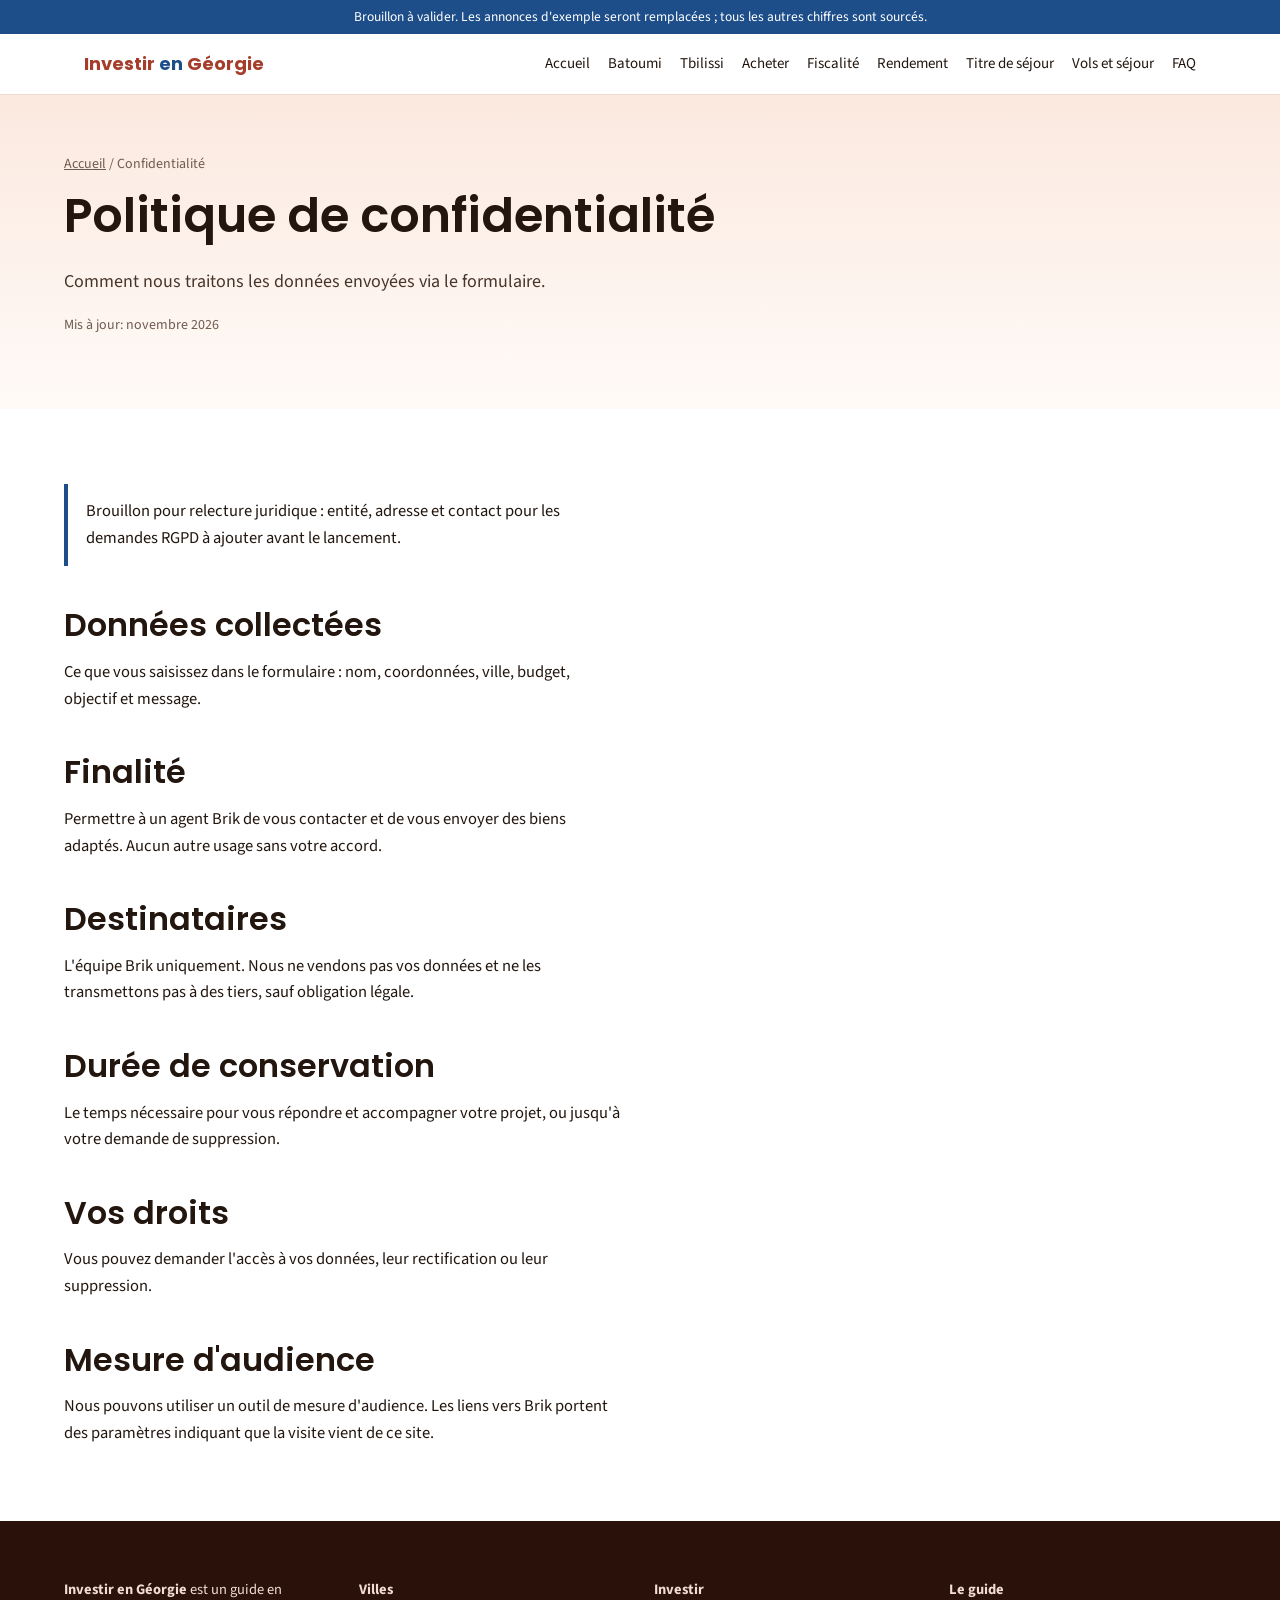
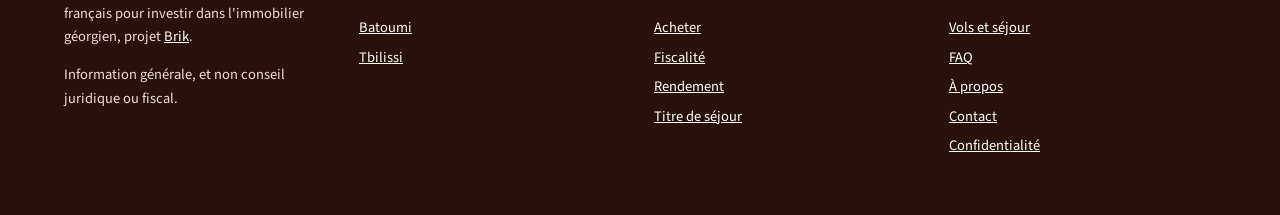
<file: site/confidentialite/index.html>
<!DOCTYPE html>
<html lang="fr" dir="ltr">
<head>
<meta charset="utf-8">
<meta name="robots" content="noindex, nofollow">
<meta name="viewport" content="width=device-width, initial-scale=1">
<title>Politique de confidentialité — Investir en Géorgie</title>
<meta name="description" content="Quelles données le site collecte et comment elles sont utilisées.">
<link rel="canonical" href="https://investir-georgie.com/confidentialite/">
<link rel="preconnect" href="https://fonts.googleapis.com"><link rel="preconnect" href="https://fonts.gstatic.com" crossorigin>
<link href="https://fonts.googleapis.com/css2?family=Poppins:wght@600;700&amp;family=Source+Sans+3:wght@400;600;700&amp;display=swap" rel="stylesheet">
<link rel="stylesheet" href="../assets/site.css">
<script type="application/ld+json">[{"@context": "https://schema.org", "@type": "BreadcrumbList", "itemListElement": [{"@type": "ListItem", "position": 1, "name": "Accueil", "item": "https://investir-georgie.com/"}, {"@type": "ListItem", "position": 2, "name": "Confidentialité", "item": "https://investir-georgie.com/confidentialite/"}]}, {"@context": "https://schema.org", "@type": "Article", "headline": "Politique de confidentialité", "inLanguage": "fr", "dateModified": "2026-11-24", "publisher": {"@type": "Organization", "name": "Brik", "url": "https://real-estate-georgia.com"}}]</script>
</head>
<body>
<div class="draft">Brouillon à valider. Les annonces d'exemple seront remplacées ; tous les autres chiffres sont sourcés.</div>
<header class="top"><div class="wrap"><a class="logo" href="../index.html">Investir<span> en </span>Géorgie</a><nav class="scroll" aria-label="Rubriques"><a href="../index.html">Accueil</a><a href="../batumi/index.html">Batoumi</a><a href="../tbilissi/index.html">Tbilissi</a><a href="../acheter/index.html">Acheter</a><a href="../fiscalite/index.html">Fiscalité</a><a href="../rendement/index.html">Rendement</a><a href="../residence/index.html">Titre de séjour</a><a href="../voyager/index.html">Vols et séjour</a><a href="../faq/index.html">FAQ</a></nav></div></header>
<main>
<section class="band pagehead"><div class="wrap"><nav class="crumbs" aria-label="Fil d'Ariane"><a href="../index.html">Accueil</a> / <span aria-current="page">Confidentialité</span></nav><h1>Politique de confidentialité</h1><p class="lede">Comment nous traitons les données envoyées via le formulaire.</p><p class="updated">Mis à jour: novembre 2026</p></div></section>

<section class="band"><div class="wrap prose"><div class="note">Brouillon pour relecture juridique : entité, adresse et contact pour les demandes RGPD à ajouter avant le lancement.</div>
<h2>Données collectées</h2><p>Ce que vous saisissez dans le formulaire : nom, coordonnées, ville, budget, objectif et message.</p>
<h2>Finalité</h2><p>Permettre à un agent Brik de vous contacter et de vous envoyer des biens adaptés. Aucun autre usage sans votre accord.</p>
<h2>Destinataires</h2><p>L'équipe Brik uniquement. Nous ne vendons pas vos données et ne les transmettons pas à des tiers, sauf obligation légale.</p>
<h2>Durée de conservation</h2><p>Le temps nécessaire pour vous répondre et accompagner votre projet, ou jusqu'à votre demande de suppression.</p>
<h2>Vos droits</h2><p>Vous pouvez demander l'accès à vos données, leur rectification ou leur suppression.</p>
<h2>Mesure d'audience</h2><p>Nous pouvons utiliser un outil de mesure d'audience. Les liens vers Brik portent des paramètres indiquant que la visite vient de ce site.</p></div></section>

</main>
<footer class="band"><div class="wrap"><div class="cols">
<div><p><b>Investir en Géorgie</b> est un guide en français pour investir dans l'immobilier géorgien, projet <a href="https://real-estate-georgia.com/?utm_source=investir-georgie&amp;utm_medium=referral&amp;utm_campaign=minisite&amp;utm_content=footer">Brik</a>.</p><p>Information générale, et non conseil juridique ou fiscal.</p></div>
<div><p><b>Villes</b></p><ul><li><a href="../batumi/index.html">Batoumi</a></li><li><a href="../tbilissi/index.html">Tbilissi</a></li></ul></div><div><p><b>Investir</b></p><ul><li><a href="../acheter/index.html">Acheter</a></li><li><a href="../fiscalite/index.html">Fiscalité</a></li><li><a href="../rendement/index.html">Rendement</a></li><li><a href="../residence/index.html">Titre de séjour</a></li></ul></div><div><p><b>Le guide</b></p><ul><li><a href="../voyager/index.html">Vols et séjour</a></li><li><a href="../faq/index.html">FAQ</a></li><li><a href="../a-propos/index.html">À propos</a></li><li><a href="../contact/index.html">Contact</a></li><li><a href="../confidentialite/index.html">Confidentialité</a></li></ul></div>
</div></div></footer>
<script src="../assets/site.js"></script>
</body>
</html>
</file>
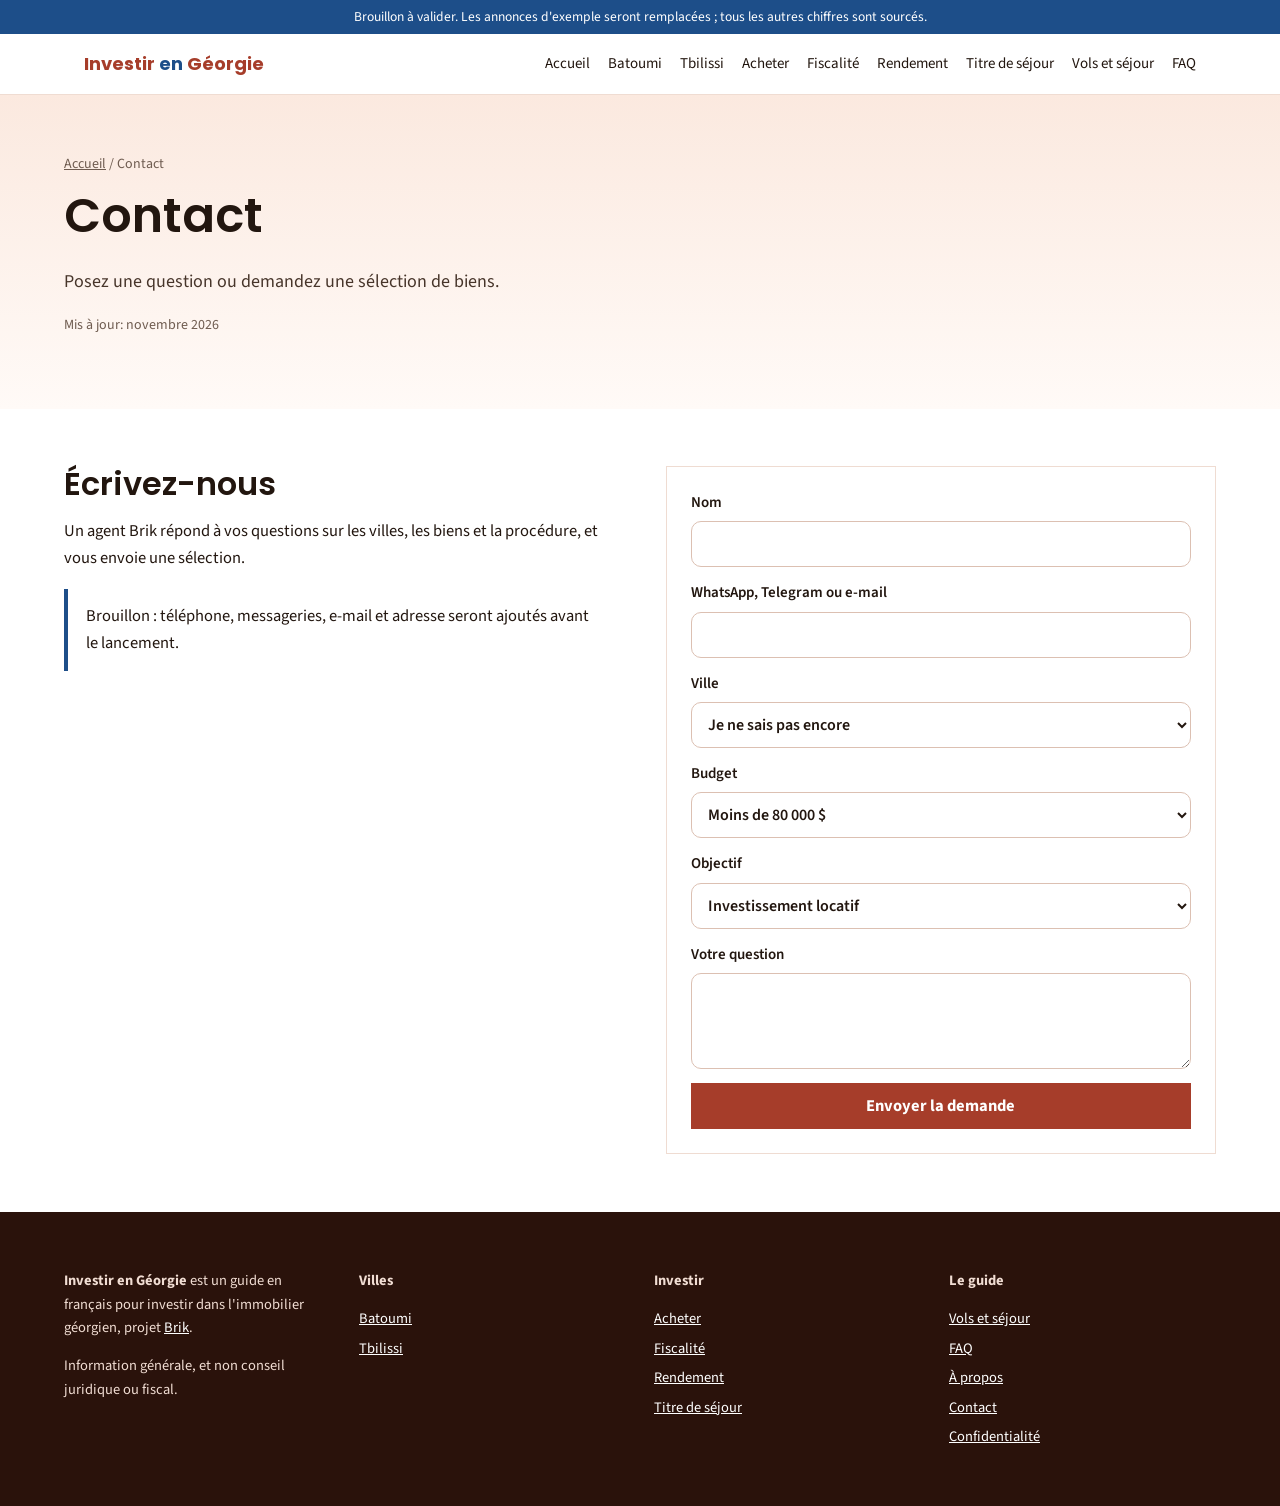
<file: site/contact/index.html>
<!DOCTYPE html>
<html lang="fr" dir="ltr">
<head>
<meta charset="utf-8">
<meta name="robots" content="noindex, nofollow">
<meta name="viewport" content="width=device-width, initial-scale=1">
<title>Contact — Investir en Géorgie</title>
<meta name="description" content="Contacter l&#x27;équipe Brik pour un achat immobilier en Géorgie.">
<link rel="canonical" href="https://investir-georgie.com/contact/">
<link rel="preconnect" href="https://fonts.googleapis.com"><link rel="preconnect" href="https://fonts.gstatic.com" crossorigin>
<link href="https://fonts.googleapis.com/css2?family=Poppins:wght@600;700&amp;family=Source+Sans+3:wght@400;600;700&amp;display=swap" rel="stylesheet">
<link rel="stylesheet" href="../assets/site.css">
<script type="application/ld+json">[{"@context": "https://schema.org", "@type": "BreadcrumbList", "itemListElement": [{"@type": "ListItem", "position": 1, "name": "Accueil", "item": "https://investir-georgie.com/"}, {"@type": "ListItem", "position": 2, "name": "Contact", "item": "https://investir-georgie.com/contact/"}]}, {"@context": "https://schema.org", "@type": "Article", "headline": "Contact", "inLanguage": "fr", "dateModified": "2026-11-24", "publisher": {"@type": "Organization", "name": "Brik", "url": "https://real-estate-georgia.com"}}]</script>
</head>
<body>
<div class="draft">Brouillon à valider. Les annonces d'exemple seront remplacées ; tous les autres chiffres sont sourcés.</div>
<header class="top"><div class="wrap"><a class="logo" href="../index.html">Investir<span> en </span>Géorgie</a><nav class="scroll" aria-label="Rubriques"><a href="../index.html">Accueil</a><a href="../batumi/index.html">Batoumi</a><a href="../tbilissi/index.html">Tbilissi</a><a href="../acheter/index.html">Acheter</a><a href="../fiscalite/index.html">Fiscalité</a><a href="../rendement/index.html">Rendement</a><a href="../residence/index.html">Titre de séjour</a><a href="../voyager/index.html">Vols et séjour</a><a href="../faq/index.html">FAQ</a></nav></div></header>
<main>
<section class="band pagehead"><div class="wrap"><nav class="crumbs" aria-label="Fil d'Ariane"><a href="../index.html">Accueil</a> / <span aria-current="page">Contact</span></nav><h1>Contact</h1><p class="lede">Posez une question ou demandez une sélection de biens.</p><p class="updated">Mis à jour: novembre 2026</p></div></section>

<section class="band"><div class="wrap two"><div class="prose"><h2>Écrivez-nous</h2><p>Un agent Brik répond à vos questions sur les villes, les biens et la procédure, et vous envoie une sélection.</p><div class="note">Brouillon : téléphone, messageries, e-mail et adresse seront ajoutés avant le lancement.</div></div>
<form data-draft novalidate><label>Nom<input name="name" autocomplete="name" required></label>
<label>WhatsApp, Telegram ou e-mail<input name="contact" required></label>
<label>Ville<select name="city"><option>Je ne sais pas encore</option><option>Batoumi</option><option>Tbilissi</option><option>Autre ville de Géorgie</option></select></label>
<label>Budget<select name="budget"><option>Moins de 80 000 $</option><option>80 000–150 000 $</option><option>150 000–300 000 $</option><option>Plus de 300 000 $</option></select></label>
<label>Objectif<select name="goal"><option>Investissement locatif</option><option>Résidence secondaire</option><option>Titre de séjour</option><option>M'installer en Géorgie</option></select></label><label>Votre question<textarea name="question"></textarea></label><button class="btn" type="submit">Envoyer la demande</button><div class="ok" role="status">Brouillon : le formulaire n'est pas encore connecté, rien n'a été envoyé.</div></form></div></section>

</main>
<footer class="band"><div class="wrap"><div class="cols">
<div><p><b>Investir en Géorgie</b> est un guide en français pour investir dans l'immobilier géorgien, projet <a href="https://real-estate-georgia.com/?utm_source=investir-georgie&amp;utm_medium=referral&amp;utm_campaign=minisite&amp;utm_content=footer">Brik</a>.</p><p>Information générale, et non conseil juridique ou fiscal.</p></div>
<div><p><b>Villes</b></p><ul><li><a href="../batumi/index.html">Batoumi</a></li><li><a href="../tbilissi/index.html">Tbilissi</a></li></ul></div><div><p><b>Investir</b></p><ul><li><a href="../acheter/index.html">Acheter</a></li><li><a href="../fiscalite/index.html">Fiscalité</a></li><li><a href="../rendement/index.html">Rendement</a></li><li><a href="../residence/index.html">Titre de séjour</a></li></ul></div><div><p><b>Le guide</b></p><ul><li><a href="../voyager/index.html">Vols et séjour</a></li><li><a href="../faq/index.html">FAQ</a></li><li><a href="../a-propos/index.html">À propos</a></li><li><a href="../contact/index.html">Contact</a></li><li><a href="../confidentialite/index.html">Confidentialité</a></li></ul></div>
</div></div></footer>
<script src="../assets/site.js"></script>
</body>
</html>
</file>
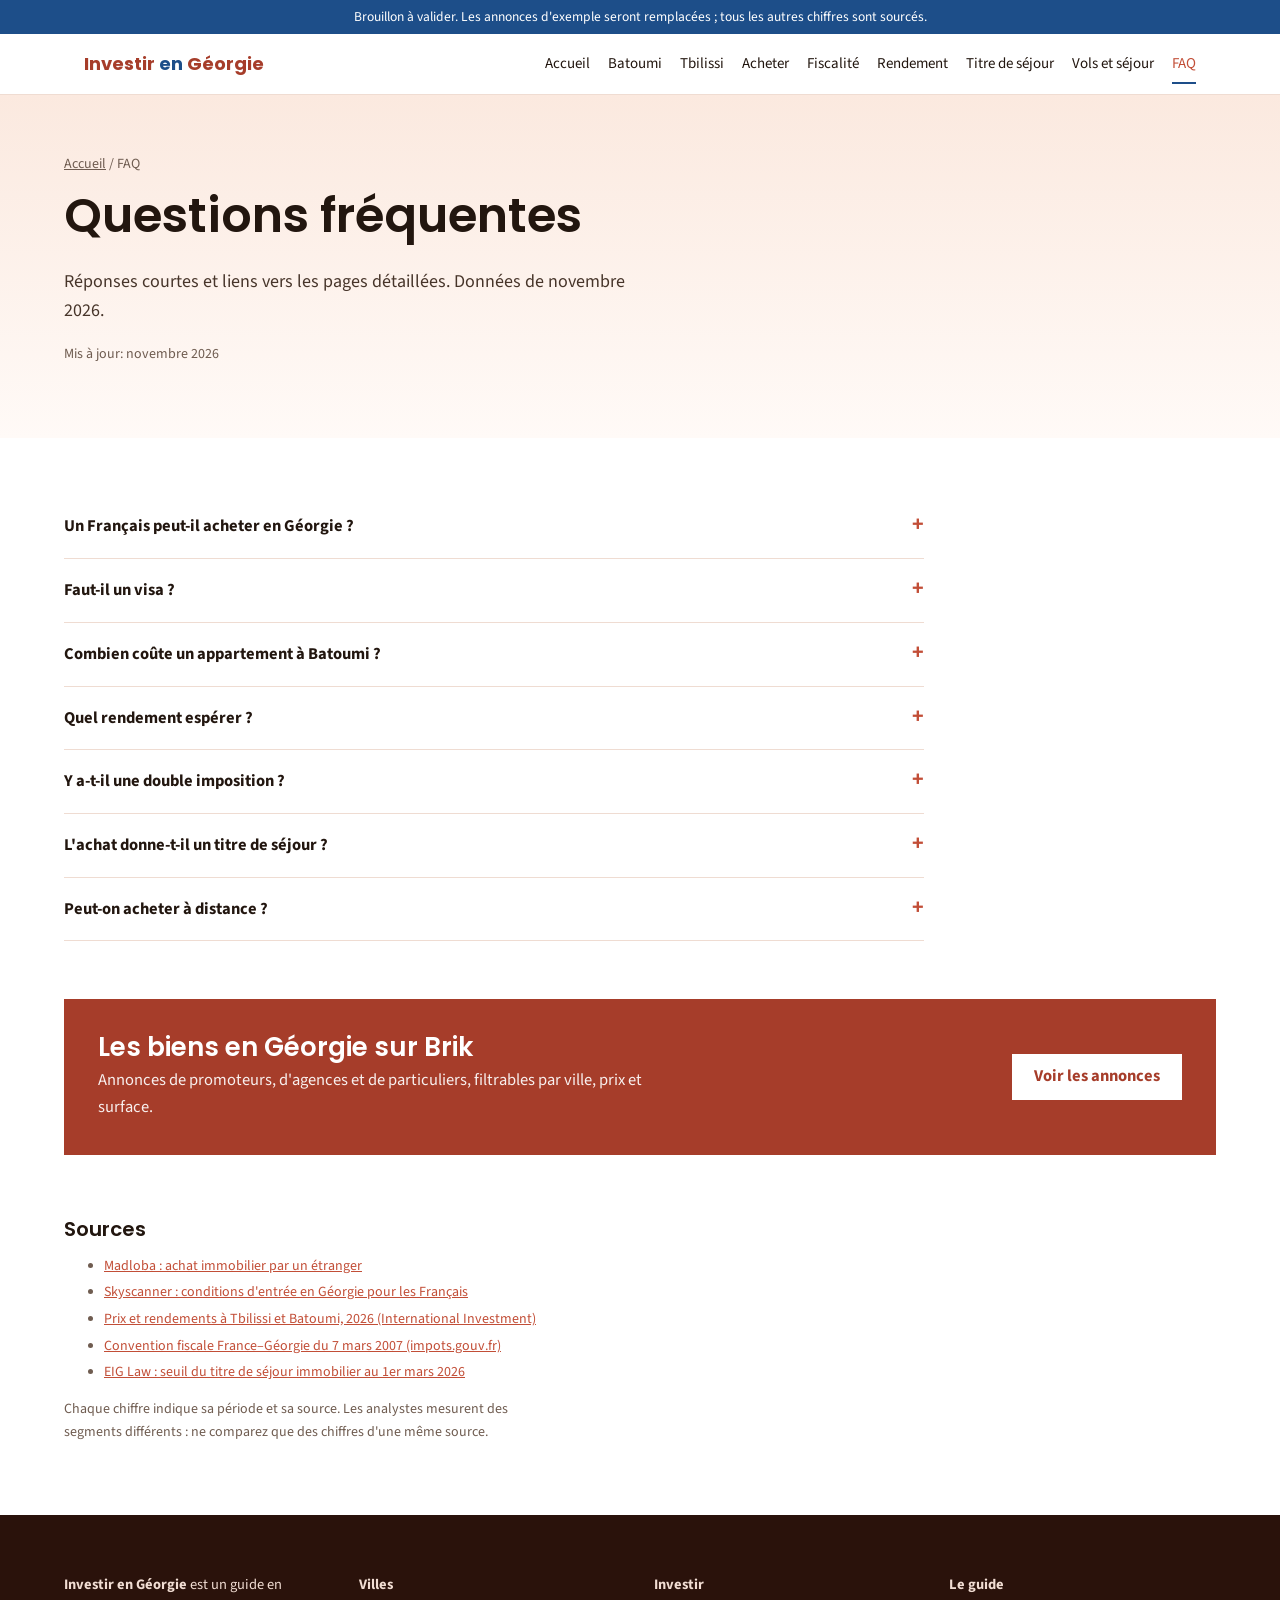
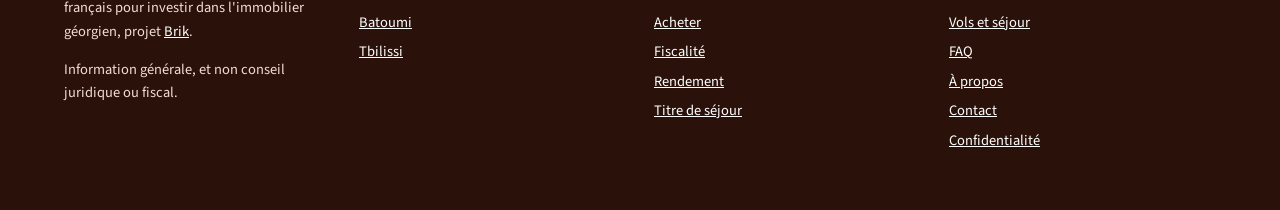
<file: site/faq/index.html>
<!DOCTYPE html>
<html lang="fr" dir="ltr">
<head>
<meta charset="utf-8">
<meta name="robots" content="noindex, nofollow">
<meta name="viewport" content="width=device-width, initial-scale=1">
<title>Questions fréquentes — investir en Géorgie</title>
<meta name="description" content="Réponses courtes pour investir dans l&#x27;immobilier en Géorgie depuis la France.">
<link rel="canonical" href="https://investir-georgie.com/faq/">
<link rel="preconnect" href="https://fonts.googleapis.com"><link rel="preconnect" href="https://fonts.gstatic.com" crossorigin>
<link href="https://fonts.googleapis.com/css2?family=Poppins:wght@600;700&amp;family=Source+Sans+3:wght@400;600;700&amp;display=swap" rel="stylesheet">
<link rel="stylesheet" href="../assets/site.css">
<script type="application/ld+json">[{"@context": "https://schema.org", "@type": "BreadcrumbList", "itemListElement": [{"@type": "ListItem", "position": 1, "name": "Accueil", "item": "https://investir-georgie.com/"}, {"@type": "ListItem", "position": 2, "name": "FAQ", "item": "https://investir-georgie.com/faq/"}]}, {"@context": "https://schema.org", "@type": "Article", "headline": "Questions fréquentes", "inLanguage": "fr", "dateModified": "2026-11-24", "publisher": {"@type": "Organization", "name": "Brik", "url": "https://real-estate-georgia.com"}}]</script>
<script type="application/ld+json">{"@context": "https://schema.org", "@type": "FAQPage", "mainEntity": [{"@type": "Question", "name": "Un Français peut-il acheter en Géorgie ?", "acceptedAnswer": {"@type": "Answer", "text": "Oui, aux mêmes conditions qu'un Géorgien. Seules les terres agricoles sont réservées."}}, {"@type": "Question", "name": "Faut-il un visa ?", "acceptedAnswer": {"@type": "Answer", "text": "Non : séjour sans visa jusqu'à 365 jours, et l'achat ne demande qu'un passeport."}}, {"@type": "Question", "name": "Combien coûte un appartement à Batoumi ?", "acceptedAnswer": {"@type": "Answer", "text": "Le neuf valait en moyenne 1 408 $ le m² en septembre 2026 ; un appartement fini neuf coûte de 1 734 à 3 224 $ le m² selon le quartier."}}, {"@type": "Question", "name": "Quel rendement espérer ?", "acceptedAnswer": {"@type": "Answer", "text": "Environ 8,3 % brut à Tbilissi et 7,1 % à Batoumi en 2026, avant charges et impôts."}}, {"@type": "Question", "name": "Y a-t-il une double imposition ?", "acceptedAnswer": {"@type": "Answer", "text": "La convention France–Géorgie de 2007 l'évite, mais les revenus doivent être déclarés en France. Faites valider votre situation par un conseiller."}}, {"@type": "Question", "name": "L'achat donne-t-il un titre de séjour ?", "acceptedAnswer": {"@type": "Answer", "text": "Un bien d'au moins 150 000 $ permet de demander un titre d'un an. Il n'est pas automatique."}}, {"@type": "Question", "name": "Peut-on acheter à distance ?", "acceptedAnswer": {"@type": "Answer", "text": "Oui, par procuration notariée apostillée, traduite en géorgien."}}]}</script>
</head>
<body>
<div class="draft">Brouillon à valider. Les annonces d'exemple seront remplacées ; tous les autres chiffres sont sourcés.</div>
<header class="top"><div class="wrap"><a class="logo" href="../index.html">Investir<span> en </span>Géorgie</a><nav class="scroll" aria-label="Rubriques"><a href="../index.html">Accueil</a><a href="../batumi/index.html">Batoumi</a><a href="../tbilissi/index.html">Tbilissi</a><a href="../acheter/index.html">Acheter</a><a href="../fiscalite/index.html">Fiscalité</a><a href="../rendement/index.html">Rendement</a><a href="../residence/index.html">Titre de séjour</a><a href="../voyager/index.html">Vols et séjour</a><a href="../faq/index.html" aria-current="page">FAQ</a></nav></div></header>
<main>
<section class="band pagehead"><div class="wrap"><nav class="crumbs" aria-label="Fil d'Ariane"><a href="../index.html">Accueil</a> / <span aria-current="page">FAQ</span></nav><h1>Questions fréquentes</h1><p class="lede">Réponses courtes et liens vers les pages détaillées. Données de novembre 2026.</p><p class="updated">Mis à jour: novembre 2026</p></div></section>
<section class="band"><div class="wrap"><details><summary>Un Français peut-il acheter en Géorgie ?</summary><p>Oui, aux mêmes conditions qu'un Géorgien. Seules les terres agricoles sont réservées. <a href="../acheter/index.html">En savoir plus</a></p></details><details><summary>Faut-il un visa ?</summary><p>Non : séjour sans visa jusqu'à 365 jours, et l'achat ne demande qu'un passeport. <a href="../voyager/index.html">En savoir plus</a></p></details><details><summary>Combien coûte un appartement à Batoumi ?</summary><p>Le neuf valait en moyenne 1 408 $ le m² en septembre 2026 ; un appartement fini neuf coûte de 1 734 à 3 224 $ le m² selon le quartier. <a href="../batumi/index.html">En savoir plus</a></p></details><details><summary>Quel rendement espérer ?</summary><p>Environ 8,3 % brut à Tbilissi et 7,1 % à Batoumi en 2026, avant charges et impôts. <a href="../rendement/index.html">En savoir plus</a></p></details><details><summary>Y a-t-il une double imposition ?</summary><p>La convention France–Géorgie de 2007 l'évite, mais les revenus doivent être déclarés en France. Faites valider votre situation par un conseiller. <a href="../fiscalite/index.html">En savoir plus</a></p></details><details><summary>L'achat donne-t-il un titre de séjour ?</summary><p>Un bien d'au moins 150 000 $ permet de demander un titre d'un an. Il n'est pas automatique. <a href="../residence/index.html">En savoir plus</a></p></details><details><summary>Peut-on acheter à distance ?</summary><p>Oui, par procuration notariée apostillée, traduite en géorgien. <a href="../acheter/index.html">En savoir plus</a></p></details></div></section><section class="band" style="padding-top:0"><div class="wrap"><div class="cta"><div><h2>Les biens en Géorgie sur Brik</h2><p>Annonces de promoteurs, d'agences et de particuliers, filtrables par ville, prix et surface.</p></div><a class="btn" href="https://real-estate-georgia.com/?utm_source=investir-georgie&amp;utm_medium=referral&amp;utm_campaign=minisite&amp;utm_content=faq">Voir les annonces</a></div></div></section>
<section class="band" style="padding-top:0"><div class="wrap"><h2 style="font-size:20px">Sources</h2><ul class="sources"><li><a href="https://madloba.info/en/faq/housing/buying-property-in-georgia-as-a-foreigner/">Madloba : achat immobilier par un étranger</a></li><li><a href="https://www.skyscanner.fr/destinations/visa/29475247/georgie">Skyscanner : conditions d'entrée en Géorgie pour les Français</a></li><li><a href="https://internationalinvestment.biz/en/real-estate/8910-georgia-real-estate-2026-prices-and-yields-in-tbilisi-and-batumi.html">Prix et rendements à Tbilissi et Batoumi, 2026 (International Investment)</a></li><li><a href="https://WWW.impots.gouv.fr/sites/default/files/media/10_conventions/georgie/georgie_convention.pdf">Convention fiscale France–Géorgie du 7 mars 2007 (impots.gouv.fr)</a></li><li><a href="https://eiglaw.com/georgia-to-increase-real-estate-investment-threshold-for-residence-permits-effective-march-1-2026/">EIG Law : seuil du titre de séjour immobilier au 1er mars 2026</a></li></ul><p class="sub">Chaque chiffre indique sa période et sa source. Les analystes mesurent des segments différents : ne comparez que des chiffres d'une même source.</p></div></section>
</main>
<footer class="band"><div class="wrap"><div class="cols">
<div><p><b>Investir en Géorgie</b> est un guide en français pour investir dans l'immobilier géorgien, projet <a href="https://real-estate-georgia.com/?utm_source=investir-georgie&amp;utm_medium=referral&amp;utm_campaign=minisite&amp;utm_content=footer">Brik</a>.</p><p>Information générale, et non conseil juridique ou fiscal.</p></div>
<div><p><b>Villes</b></p><ul><li><a href="../batumi/index.html">Batoumi</a></li><li><a href="../tbilissi/index.html">Tbilissi</a></li></ul></div><div><p><b>Investir</b></p><ul><li><a href="../acheter/index.html">Acheter</a></li><li><a href="../fiscalite/index.html">Fiscalité</a></li><li><a href="../rendement/index.html">Rendement</a></li><li><a href="../residence/index.html">Titre de séjour</a></li></ul></div><div><p><b>Le guide</b></p><ul><li><a href="../voyager/index.html">Vols et séjour</a></li><li><a href="../faq/index.html">FAQ</a></li><li><a href="../a-propos/index.html">À propos</a></li><li><a href="../contact/index.html">Contact</a></li><li><a href="../confidentialite/index.html">Confidentialité</a></li></ul></div>
</div></div></footer>
<script src="../assets/site.js"></script>
</body>
</html>
</file>
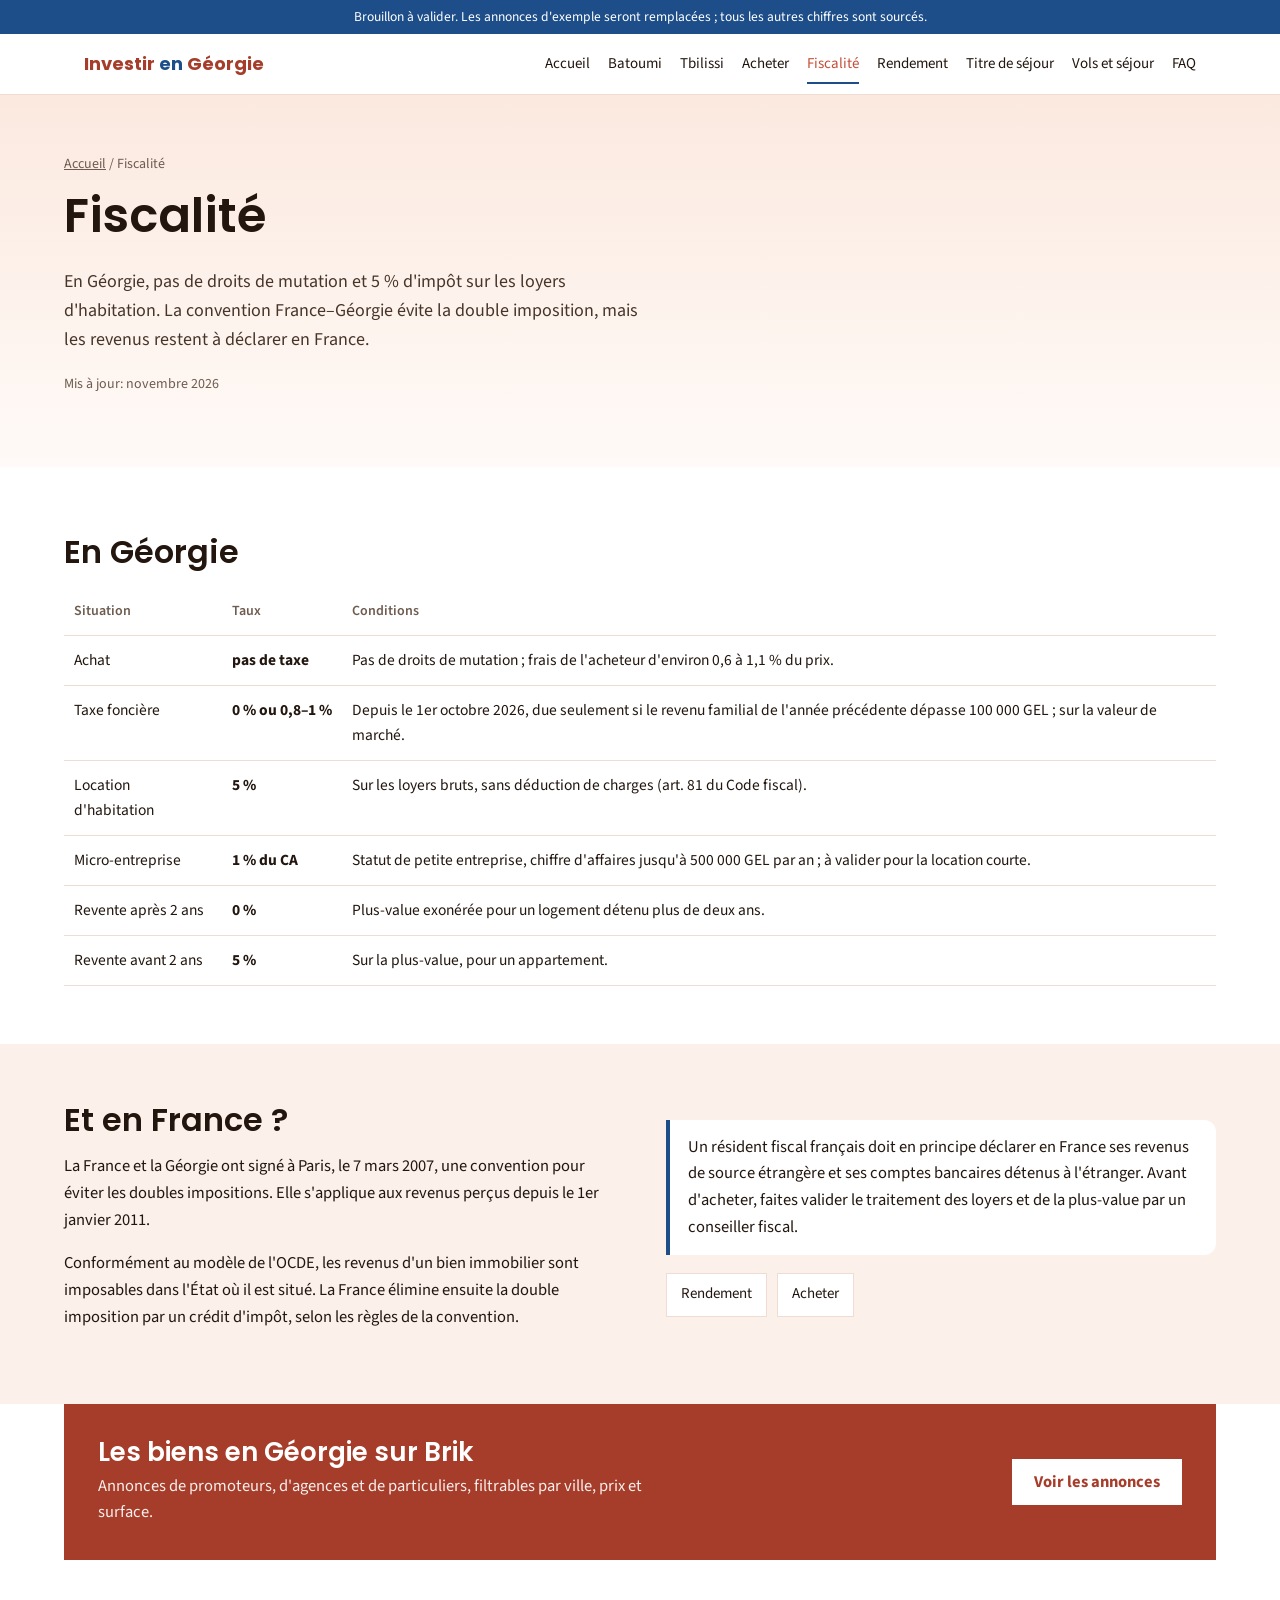
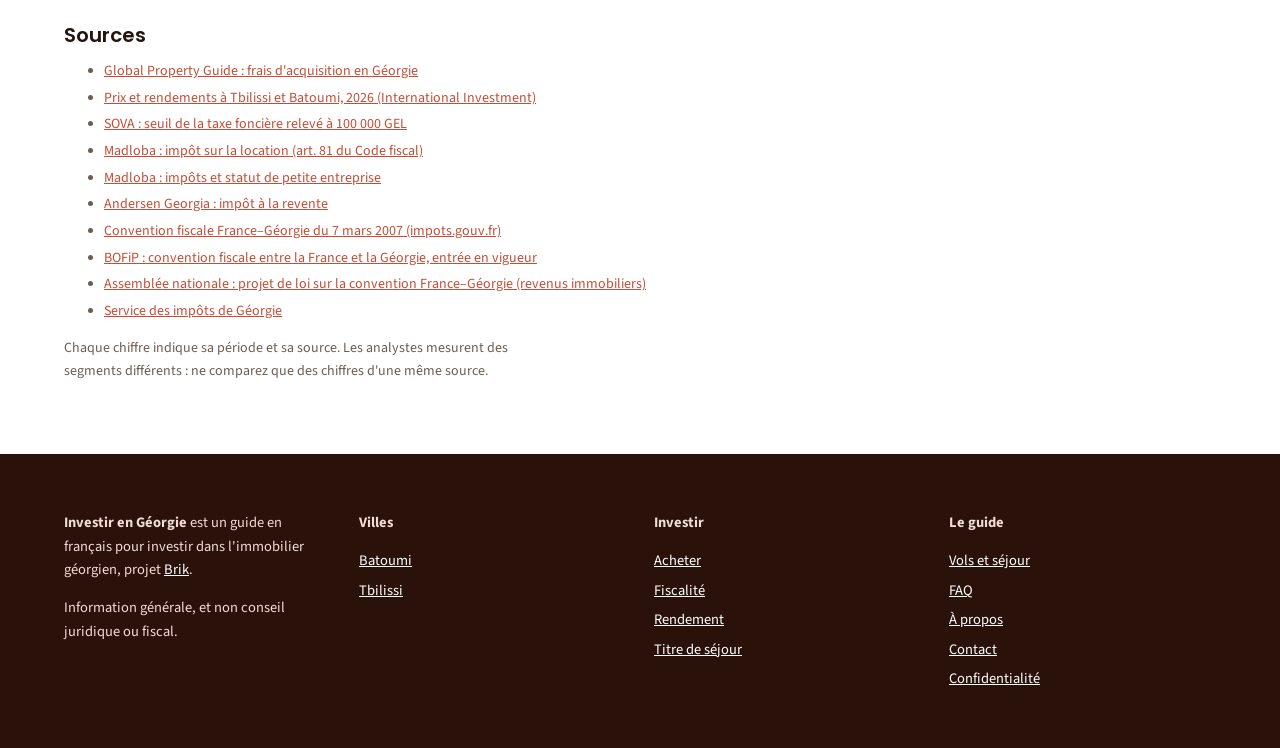
<file: site/fiscalite/index.html>
<!DOCTYPE html>
<html lang="fr" dir="ltr">
<head>
<meta charset="utf-8">
<meta name="robots" content="noindex, nofollow">
<meta name="viewport" content="width=device-width, initial-scale=1">
<title>Fiscalité de l'immobilier en Géorgie pour un résident français</title>
<meta name="description" content="Impôts sur un bien en Géorgie en 2026 : pas de droits de mutation, 5 % sur les loyers, taxe foncière au-delà de 100 000 GEL, plus-value, et convention fiscale France–Géorgie.">
<link rel="canonical" href="https://investir-georgie.com/fiscalite/">
<link rel="preconnect" href="https://fonts.googleapis.com"><link rel="preconnect" href="https://fonts.gstatic.com" crossorigin>
<link href="https://fonts.googleapis.com/css2?family=Poppins:wght@600;700&amp;family=Source+Sans+3:wght@400;600;700&amp;display=swap" rel="stylesheet">
<link rel="stylesheet" href="../assets/site.css">
<script type="application/ld+json">[{"@context": "https://schema.org", "@type": "BreadcrumbList", "itemListElement": [{"@type": "ListItem", "position": 1, "name": "Accueil", "item": "https://investir-georgie.com/"}, {"@type": "ListItem", "position": 2, "name": "Fiscalité", "item": "https://investir-georgie.com/fiscalite/"}]}, {"@context": "https://schema.org", "@type": "Article", "headline": "Fiscalité", "inLanguage": "fr", "dateModified": "2026-11-24", "publisher": {"@type": "Organization", "name": "Brik", "url": "https://real-estate-georgia.com"}}]</script>
</head>
<body>
<div class="draft">Brouillon à valider. Les annonces d'exemple seront remplacées ; tous les autres chiffres sont sourcés.</div>
<header class="top"><div class="wrap"><a class="logo" href="../index.html">Investir<span> en </span>Géorgie</a><nav class="scroll" aria-label="Rubriques"><a href="../index.html">Accueil</a><a href="../batumi/index.html">Batoumi</a><a href="../tbilissi/index.html">Tbilissi</a><a href="../acheter/index.html">Acheter</a><a href="../fiscalite/index.html" aria-current="page">Fiscalité</a><a href="../rendement/index.html">Rendement</a><a href="../residence/index.html">Titre de séjour</a><a href="../voyager/index.html">Vols et séjour</a><a href="../faq/index.html">FAQ</a></nav></div></header>
<main>
<section class="band pagehead"><div class="wrap"><nav class="crumbs" aria-label="Fil d'Ariane"><a href="../index.html">Accueil</a> / <span aria-current="page">Fiscalité</span></nav><h1>Fiscalité</h1><p class="lede">En Géorgie, pas de droits de mutation et 5 % d'impôt sur les loyers d'habitation. La convention France–Géorgie évite la double imposition, mais les revenus restent à déclarer en France.</p><p class="updated">Mis à jour: novembre 2026</p></div></section>

<section class="band"><div class="wrap"><h2>En Géorgie</h2>
 <table class="stack"><thead><tr><th>Situation</th><th>Taux</th><th>Conditions</th></tr></thead><tbody>
 <tr><td>Achat</td><td class="k">pas de taxe</td><td>Pas de droits de mutation ; frais de l'acheteur d'environ 0,6 à 1,1 % du prix.</td></tr>
 <tr><td>Taxe foncière</td><td class="k">0 % ou 0,8–1 %</td><td>Depuis le 1er octobre 2026, due seulement si le revenu familial de l'année précédente dépasse 100 000 GEL ; sur la valeur de marché.</td></tr>
 <tr><td>Location d'habitation</td><td class="k">5 %</td><td>Sur les loyers bruts, sans déduction de charges (art. 81 du Code fiscal).</td></tr>
 <tr><td>Micro-entreprise</td><td class="k">1 % du CA</td><td>Statut de petite entreprise, chiffre d'affaires jusqu'à 500 000 GEL par an ; à valider pour la location courte.</td></tr>
 <tr><td>Revente après 2 ans</td><td class="k">0 %</td><td>Plus-value exonérée pour un logement détenu plus de deux ans.</td></tr>
 <tr><td>Revente avant 2 ans</td><td class="k">5 %</td><td>Sur la plus-value, pour un appartement.</td></tr>
 </tbody></table></div></section>
<section class="band alt"><div class="wrap two">
 <div class="prose"><h2>Et en France ?</h2><p>La France et la Géorgie ont signé à Paris, le 7 mars 2007, une convention pour éviter les doubles impositions. Elle s'applique aux revenus perçus depuis le 1er janvier 2011.</p>
 <p>Conformément au modèle de l'OCDE, les revenus d'un bien immobilier sont imposables dans l'État où il est situé. La France élimine ensuite la double imposition par un crédit d'impôt, selon les règles de la convention.</p></div>
 <div class="prose"><div class="note">Un résident fiscal français doit en principe déclarer en France ses revenus de source étrangère et ses comptes bancaires détenus à l'étranger. Avant d'acheter, faites valider le traitement des loyers et de la plus-value par un conseiller fiscal.</div>
 <div class="related"><a href="../rendement/index.html">Rendement</a><a href="../acheter/index.html">Acheter</a></div></div>
</div></section>
<section class="band" style="padding-top:0"><div class="wrap"><div class="cta"><div><h2>Les biens en Géorgie sur Brik</h2><p>Annonces de promoteurs, d'agences et de particuliers, filtrables par ville, prix et surface.</p></div><a class="btn" href="https://real-estate-georgia.com/?utm_source=investir-georgie&amp;utm_medium=referral&amp;utm_campaign=minisite&amp;utm_content=fiscalite">Voir les annonces</a></div></div></section>
<section class="band" style="padding-top:0"><div class="wrap"><h2 style="font-size:20px">Sources</h2><ul class="sources"><li><a href="https://www.globalpropertyguide.com/asia/georgia/buying-guide">Global Property Guide : frais d'acquisition en Géorgie</a></li><li><a href="https://internationalinvestment.biz/en/real-estate/8910-georgia-real-estate-2026-prices-and-yields-in-tbilisi-and-batumi.html">Prix et rendements à Tbilissi et Batoumi, 2026 (International Investment)</a></li><li><a href="https://sovanews.tv/en/2026/09/30/georgian-parliament-approves-abolition-of-40000-gel-property-tax-threshold/amp/">SOVA : seuil de la taxe foncière relevé à 100 000 GEL</a></li><li><a href="https://madloba.info/en/faq/work-business-taxes/tax-on-renting-out-an-apartment-in-georgia/">Madloba : impôt sur la location (art. 81 du Code fiscal)</a></li><li><a href="https://madloba.info/faq/work-business-taxes/taxes-and-vat-in-georgia/">Madloba : impôts et statut de petite entreprise</a></li><li><a href="https://ge.andersen.com/georgia-property-tax/">Andersen Georgia : impôt à la revente</a></li><li><a href="https://WWW.impots.gouv.fr/sites/default/files/media/10_conventions/georgie/georgie_convention.pdf">Convention fiscale France–Géorgie du 7 mars 2007 (impots.gouv.fr)</a></li><li><a href="https://bofip.impots.gouv.fr/node/8273">BOFiP : convention fiscale entre la France et la Géorgie, entrée en vigueur</a></li><li><a href="https://www.assemblee-nationale.fr/13/pdf/projets/pl1060.pdf">Assemblée nationale : projet de loi sur la convention France–Géorgie (revenus immobiliers)</a></li><li><a href="https://www.rs.ge">Service des impôts de Géorgie</a></li></ul><p class="sub">Chaque chiffre indique sa période et sa source. Les analystes mesurent des segments différents : ne comparez que des chiffres d'une même source.</p></div></section>
</main>
<footer class="band"><div class="wrap"><div class="cols">
<div><p><b>Investir en Géorgie</b> est un guide en français pour investir dans l'immobilier géorgien, projet <a href="https://real-estate-georgia.com/?utm_source=investir-georgie&amp;utm_medium=referral&amp;utm_campaign=minisite&amp;utm_content=footer">Brik</a>.</p><p>Information générale, et non conseil juridique ou fiscal.</p></div>
<div><p><b>Villes</b></p><ul><li><a href="../batumi/index.html">Batoumi</a></li><li><a href="../tbilissi/index.html">Tbilissi</a></li></ul></div><div><p><b>Investir</b></p><ul><li><a href="../acheter/index.html">Acheter</a></li><li><a href="../fiscalite/index.html">Fiscalité</a></li><li><a href="../rendement/index.html">Rendement</a></li><li><a href="../residence/index.html">Titre de séjour</a></li></ul></div><div><p><b>Le guide</b></p><ul><li><a href="../voyager/index.html">Vols et séjour</a></li><li><a href="../faq/index.html">FAQ</a></li><li><a href="../a-propos/index.html">À propos</a></li><li><a href="../contact/index.html">Contact</a></li><li><a href="../confidentialite/index.html">Confidentialité</a></li></ul></div>
</div></div></footer>
<script src="../assets/site.js"></script>
</body>
</html>
</file>
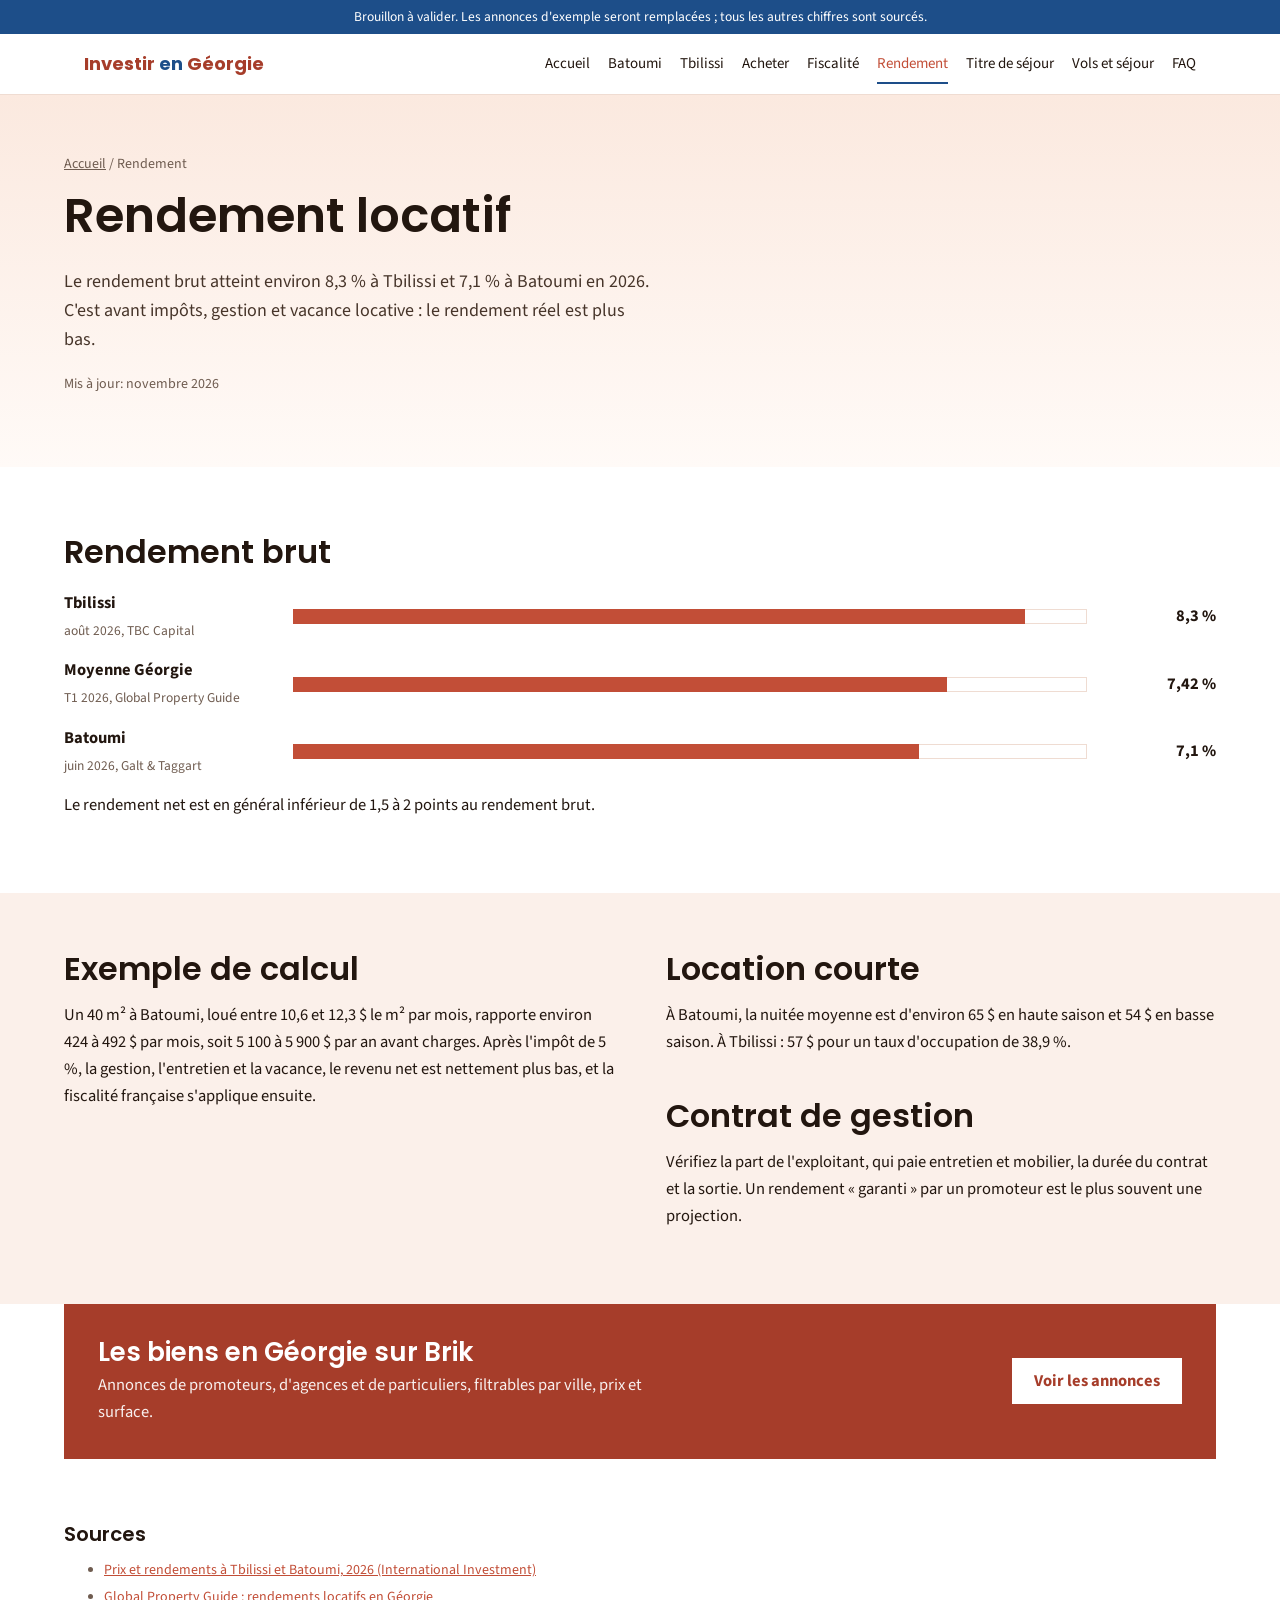
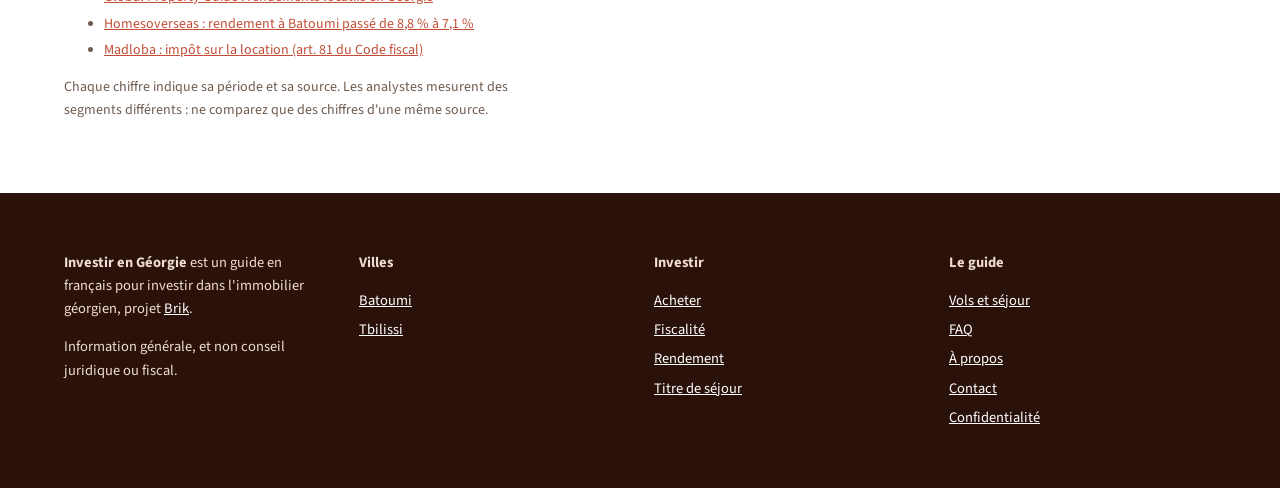
<file: site/rendement/index.html>
<!DOCTYPE html>
<html lang="fr" dir="ltr">
<head>
<meta charset="utf-8">
<meta name="robots" content="noindex, nofollow">
<meta name="viewport" content="width=device-width, initial-scale=1">
<title>Rendement locatif en Géorgie — Batoumi et Tbilissi</title>
<meta name="description" content="Rendement locatif brut en Géorgie en 2026 : 8,3 % à Tbilissi, 7,1 % à Batoumi. Location courte, exemple de calcul, contrat de gestion d&#x27;apart-hôtel.">
<link rel="canonical" href="https://investir-georgie.com/rendement/">
<link rel="preconnect" href="https://fonts.googleapis.com"><link rel="preconnect" href="https://fonts.gstatic.com" crossorigin>
<link href="https://fonts.googleapis.com/css2?family=Poppins:wght@600;700&amp;family=Source+Sans+3:wght@400;600;700&amp;display=swap" rel="stylesheet">
<link rel="stylesheet" href="../assets/site.css">
<script type="application/ld+json">[{"@context": "https://schema.org", "@type": "BreadcrumbList", "itemListElement": [{"@type": "ListItem", "position": 1, "name": "Accueil", "item": "https://investir-georgie.com/"}, {"@type": "ListItem", "position": 2, "name": "Rendement", "item": "https://investir-georgie.com/rendement/"}]}, {"@context": "https://schema.org", "@type": "Article", "headline": "Rendement locatif", "inLanguage": "fr", "dateModified": "2026-11-24", "publisher": {"@type": "Organization", "name": "Brik", "url": "https://real-estate-georgia.com"}}]</script>
</head>
<body>
<div class="draft">Brouillon à valider. Les annonces d'exemple seront remplacées ; tous les autres chiffres sont sourcés.</div>
<header class="top"><div class="wrap"><a class="logo" href="../index.html">Investir<span> en </span>Géorgie</a><nav class="scroll" aria-label="Rubriques"><a href="../index.html">Accueil</a><a href="../batumi/index.html">Batoumi</a><a href="../tbilissi/index.html">Tbilissi</a><a href="../acheter/index.html">Acheter</a><a href="../fiscalite/index.html">Fiscalité</a><a href="../rendement/index.html" aria-current="page">Rendement</a><a href="../residence/index.html">Titre de séjour</a><a href="../voyager/index.html">Vols et séjour</a><a href="../faq/index.html">FAQ</a></nav></div></header>
<main>
<section class="band pagehead"><div class="wrap"><nav class="crumbs" aria-label="Fil d'Ariane"><a href="../index.html">Accueil</a> / <span aria-current="page">Rendement</span></nav><h1>Rendement locatif</h1><p class="lede">Le rendement brut atteint environ 8,3 % à Tbilissi et 7,1 % à Batoumi en 2026. C'est avant impôts, gestion et vacance locative : le rendement réel est plus bas.</p><p class="updated">Mis à jour: novembre 2026</p></div></section>

<section class="band"><div class="wrap"><h2>Rendement brut</h2>
 <div class="rows"><div class="row"><div class="nm"><b>Tbilissi</b><span>août 2026, TBC Capital</span></div><div class="bar" aria-hidden="true"><i data-w="92.2"></i></div><div class="v">8,3 %</div></div><div class="row"><div class="nm"><b>Moyenne Géorgie</b><span>T1 2026, Global Property Guide</span></div><div class="bar" aria-hidden="true"><i data-w="82.4"></i></div><div class="v">7,42 %</div></div><div class="row"><div class="nm"><b>Batoumi</b><span>juin 2026, Galt &amp; Taggart</span></div><div class="bar" aria-hidden="true"><i data-w="78.9"></i></div><div class="v">7,1 %</div></div></div>
 <p style="margin-top:14px">Le rendement net est en général inférieur de 1,5 à 2 points au rendement brut.</p></div></section>
<section class="band alt"><div class="wrap two">
 <div class="prose"><h2>Exemple de calcul</h2><p>Un 40 m² à Batoumi, loué entre 10,6 et 12,3 $ le m² par mois, rapporte environ 424 à 492 $ par mois, soit 5 100 à 5 900 $ par an avant charges. Après l'impôt de 5 %, la gestion, l'entretien et la vacance, le revenu net est nettement plus bas, et la fiscalité française s'applique ensuite.</p></div>
 <div class="prose"><h2>Location courte</h2><p>À Batoumi, la nuitée moyenne est d'environ 65 $ en haute saison et 54 $ en basse saison. À Tbilissi : 57 $ pour un taux d'occupation de 38,9 %.</p>
 <h2>Contrat de gestion</h2><p>Vérifiez la part de l'exploitant, qui paie entretien et mobilier, la durée du contrat et la sortie. Un rendement « garanti » par un promoteur est le plus souvent une projection.</p></div>
</div></section>
<section class="band" style="padding-top:0"><div class="wrap"><div class="cta"><div><h2>Les biens en Géorgie sur Brik</h2><p>Annonces de promoteurs, d'agences et de particuliers, filtrables par ville, prix et surface.</p></div><a class="btn" href="https://real-estate-georgia.com/?utm_source=investir-georgie&amp;utm_medium=referral&amp;utm_campaign=minisite&amp;utm_content=rendement">Voir les annonces</a></div></div></section>
<section class="band" style="padding-top:0"><div class="wrap"><h2 style="font-size:20px">Sources</h2><ul class="sources"><li><a href="https://internationalinvestment.biz/en/real-estate/8910-georgia-real-estate-2026-prices-and-yields-in-tbilisi-and-batumi.html">Prix et rendements à Tbilissi et Batoumi, 2026 (International Investment)</a></li><li><a href="https://www.globalpropertyguide.com/europe/georgia/rental-yields">Global Property Guide : rendements locatifs en Géorgie</a></li><li><a href="https://www.homesoverseas.ru/eng/articles/14899">Homesoverseas : rendement à Batoumi passé de 8,8 % à 7,1 %</a></li><li><a href="https://madloba.info/en/faq/work-business-taxes/tax-on-renting-out-an-apartment-in-georgia/">Madloba : impôt sur la location (art. 81 du Code fiscal)</a></li></ul><p class="sub">Chaque chiffre indique sa période et sa source. Les analystes mesurent des segments différents : ne comparez que des chiffres d'une même source.</p></div></section>
</main>
<footer class="band"><div class="wrap"><div class="cols">
<div><p><b>Investir en Géorgie</b> est un guide en français pour investir dans l'immobilier géorgien, projet <a href="https://real-estate-georgia.com/?utm_source=investir-georgie&amp;utm_medium=referral&amp;utm_campaign=minisite&amp;utm_content=footer">Brik</a>.</p><p>Information générale, et non conseil juridique ou fiscal.</p></div>
<div><p><b>Villes</b></p><ul><li><a href="../batumi/index.html">Batoumi</a></li><li><a href="../tbilissi/index.html">Tbilissi</a></li></ul></div><div><p><b>Investir</b></p><ul><li><a href="../acheter/index.html">Acheter</a></li><li><a href="../fiscalite/index.html">Fiscalité</a></li><li><a href="../rendement/index.html">Rendement</a></li><li><a href="../residence/index.html">Titre de séjour</a></li></ul></div><div><p><b>Le guide</b></p><ul><li><a href="../voyager/index.html">Vols et séjour</a></li><li><a href="../faq/index.html">FAQ</a></li><li><a href="../a-propos/index.html">À propos</a></li><li><a href="../contact/index.html">Contact</a></li><li><a href="../confidentialite/index.html">Confidentialité</a></li></ul></div>
</div></div></footer>
<script src="../assets/site.js"></script>
</body>
</html>
</file>
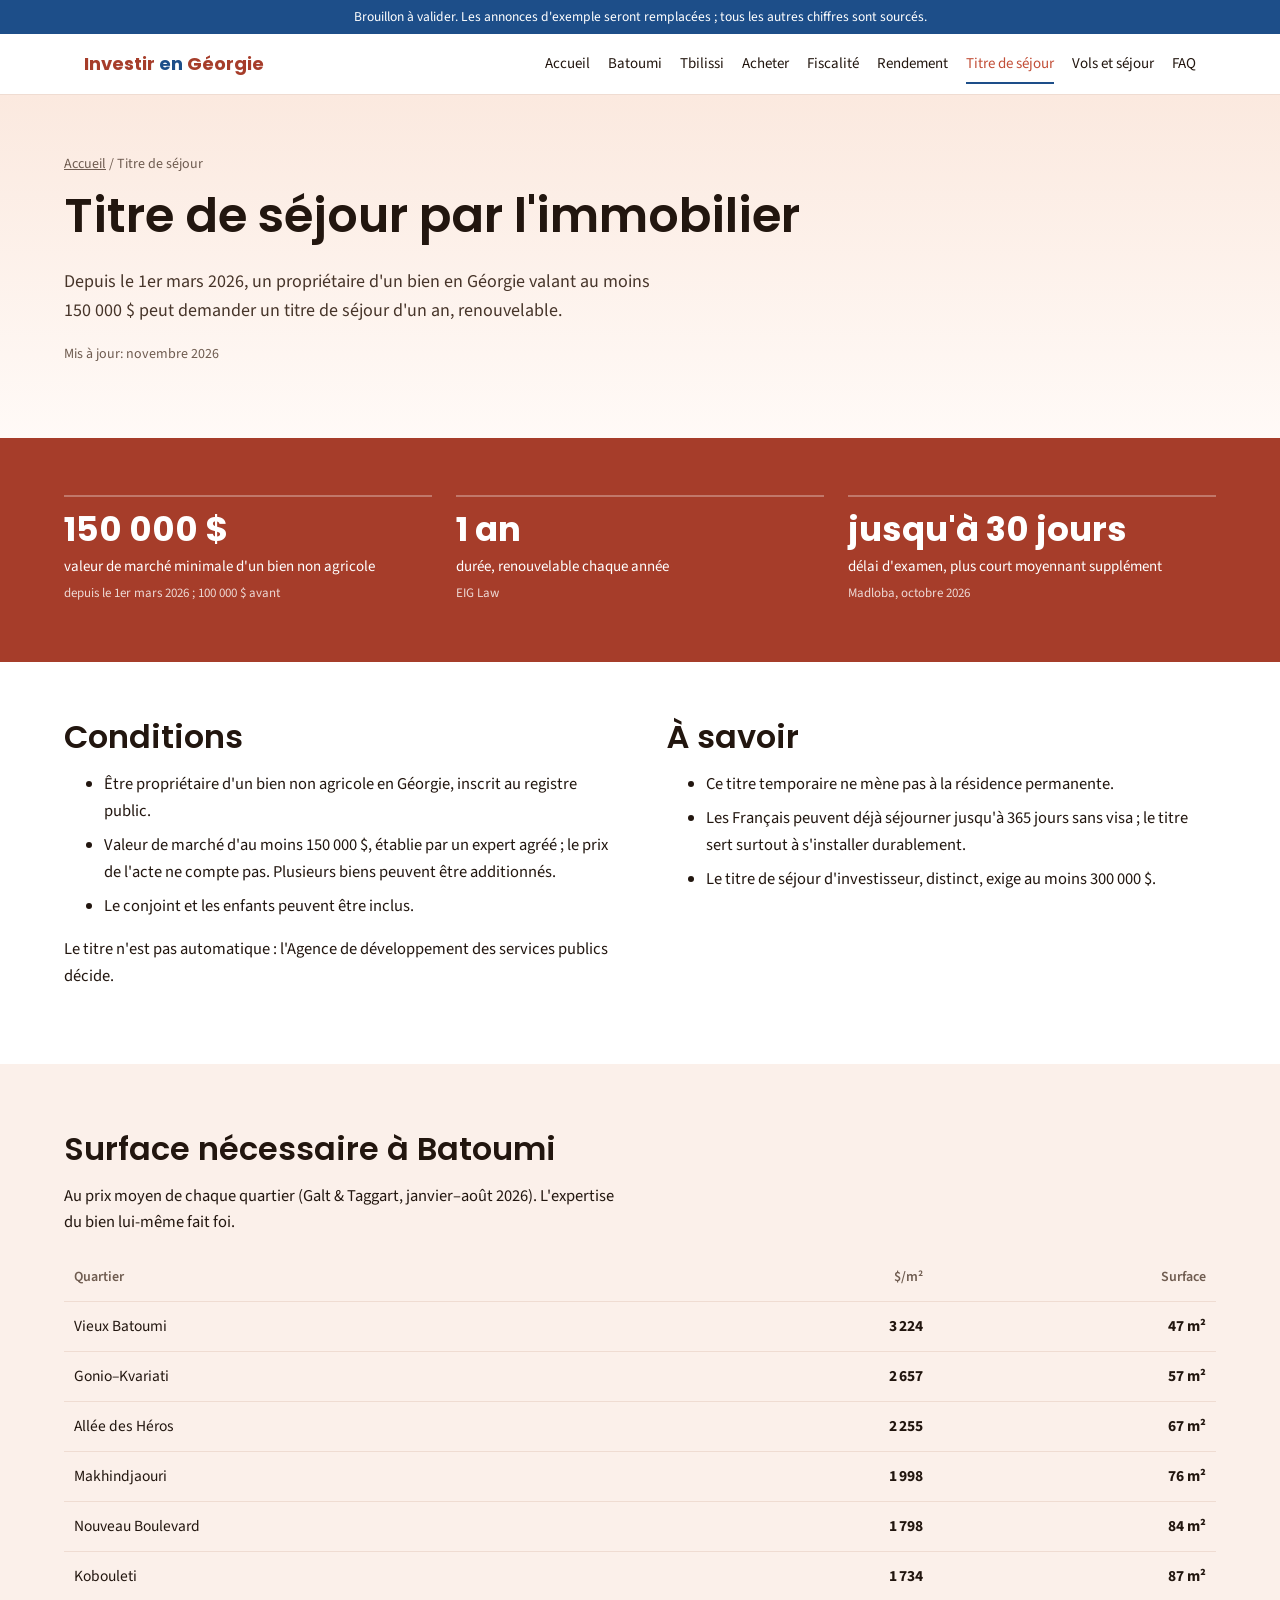
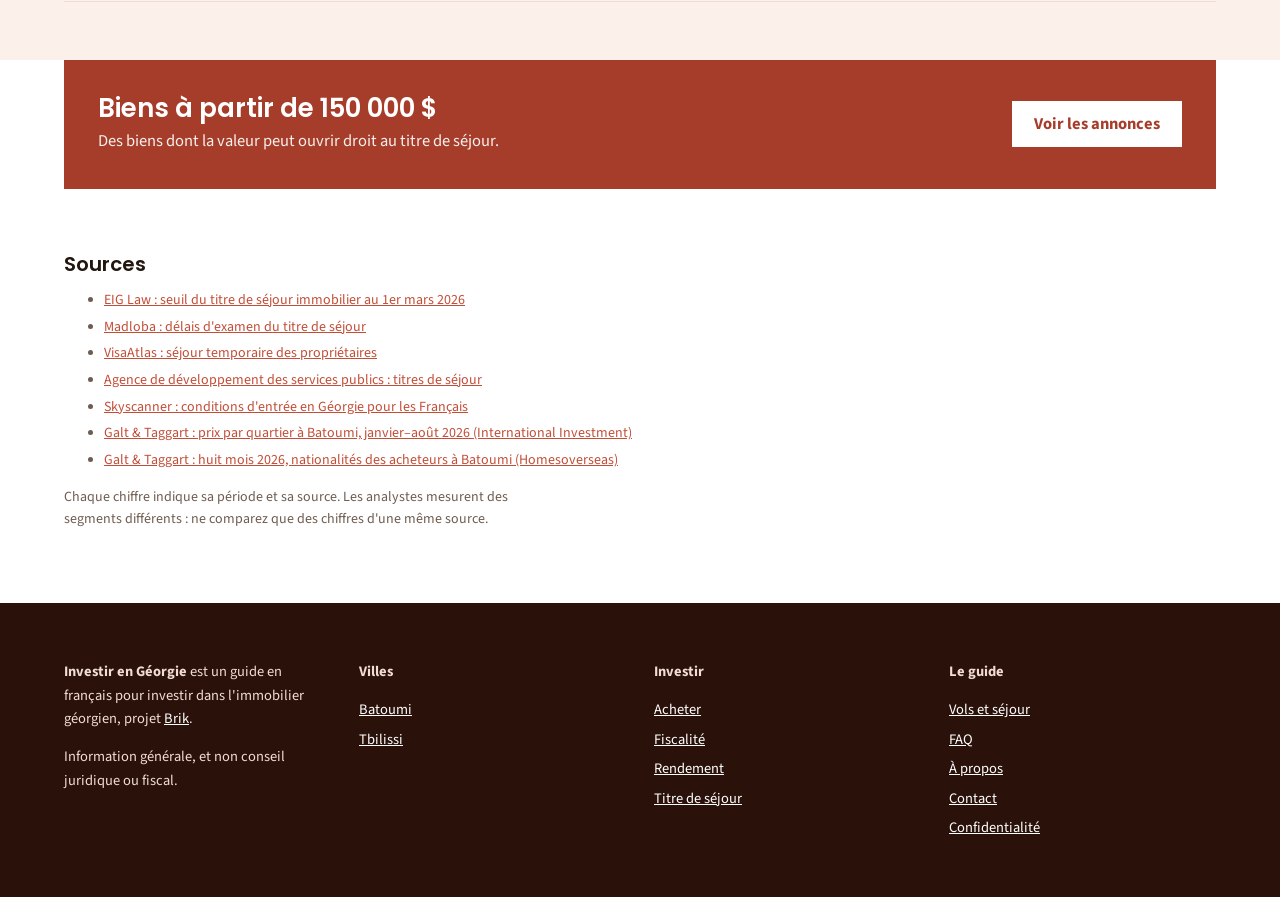
<file: site/residence/index.html>
<!DOCTYPE html>
<html lang="fr" dir="ltr">
<head>
<meta charset="utf-8">
<meta name="robots" content="noindex, nofollow">
<meta name="viewport" content="width=device-width, initial-scale=1">
<title>Titre de séjour en Géorgie par l'immobilier — 150 000 $</title>
<meta name="description" content="Le titre de séjour géorgien pour les propriétaires depuis le 1er mars 2026 : seuil de 150 000 $, expertise, famille, délais, et surface nécessaire à Batoumi.">
<link rel="canonical" href="https://investir-georgie.com/residence/">
<link rel="preconnect" href="https://fonts.googleapis.com"><link rel="preconnect" href="https://fonts.gstatic.com" crossorigin>
<link href="https://fonts.googleapis.com/css2?family=Poppins:wght@600;700&amp;family=Source+Sans+3:wght@400;600;700&amp;display=swap" rel="stylesheet">
<link rel="stylesheet" href="../assets/site.css">
<script type="application/ld+json">[{"@context": "https://schema.org", "@type": "BreadcrumbList", "itemListElement": [{"@type": "ListItem", "position": 1, "name": "Accueil", "item": "https://investir-georgie.com/"}, {"@type": "ListItem", "position": 2, "name": "Titre de séjour", "item": "https://investir-georgie.com/residence/"}]}, {"@context": "https://schema.org", "@type": "Article", "headline": "Titre de séjour par l'immobilier", "inLanguage": "fr", "dateModified": "2026-11-24", "publisher": {"@type": "Organization", "name": "Brik", "url": "https://real-estate-georgia.com"}}]</script>
</head>
<body>
<div class="draft">Brouillon à valider. Les annonces d'exemple seront remplacées ; tous les autres chiffres sont sourcés.</div>
<header class="top"><div class="wrap"><a class="logo" href="../index.html">Investir<span> en </span>Géorgie</a><nav class="scroll" aria-label="Rubriques"><a href="../index.html">Accueil</a><a href="../batumi/index.html">Batoumi</a><a href="../tbilissi/index.html">Tbilissi</a><a href="../acheter/index.html">Acheter</a><a href="../fiscalite/index.html">Fiscalité</a><a href="../rendement/index.html">Rendement</a><a href="../residence/index.html" aria-current="page">Titre de séjour</a><a href="../voyager/index.html">Vols et séjour</a><a href="../faq/index.html">FAQ</a></nav></div></header>
<main>
<section class="band pagehead"><div class="wrap"><nav class="crumbs" aria-label="Fil d'Ariane"><a href="../index.html">Accueil</a> / <span aria-current="page">Titre de séjour</span></nav><h1>Titre de séjour par l'immobilier</h1><p class="lede">Depuis le 1er mars 2026, un propriétaire d'un bien en Géorgie valant au moins 150 000 $ peut demander un titre de séjour d'un an, renouvelable.</p><p class="updated">Mis à jour: novembre 2026</p></div></section>

<section class="facts three band" aria-label="Chiffres clés"><div class="wrap"><div class="fact"><b>150 000 $</b><span>valeur de marché minimale d'un bien non agricole</span><small>depuis le 1er mars 2026 ; 100 000 $ avant</small></div><div class="fact"><b>1 an</b><span>durée, renouvelable chaque année</span><small>EIG Law</small></div><div class="fact"><b>jusqu'à 30 jours</b><span>délai d'examen, plus court moyennant supplément</span><small>Madloba, octobre 2026</small></div></div></section>
<section class="band"><div class="wrap two">
 <div class="prose"><h2>Conditions</h2><ul class="txt"><li>Être propriétaire d'un bien non agricole en Géorgie, inscrit au registre public.</li><li>Valeur de marché d'au moins 150 000 $, établie par un expert agréé ; le prix de l'acte ne compte pas. Plusieurs biens peuvent être additionnés.</li><li>Le conjoint et les enfants peuvent être inclus.</li></ul>
 <p>Le titre n'est pas automatique : l'Agence de développement des services publics décide.</p></div>
 <div class="prose"><h2>À savoir</h2><ul class="txt"><li>Ce titre temporaire ne mène pas à la résidence permanente.</li><li>Les Français peuvent déjà séjourner jusqu'à 365 jours sans visa ; le titre sert surtout à s'installer durablement.</li><li>Le titre de séjour d'investisseur, distinct, exige au moins 300 000 $.</li></ul></div>
</div></section>
<section class="band alt"><div class="wrap"><h2>Surface nécessaire à Batoumi</h2><p>Au prix moyen de chaque quartier (Galt &amp; Taggart, janvier–août 2026). L'expertise du bien lui-même fait foi.</p>
 <table><thead><tr><th>Quartier</th><th class="n">$/m²</th><th class="n">Surface</th></tr></thead><tbody><tr><td>Vieux Batoumi</td><td class="n">3 224</td><td class="n">47 m²</td></tr><tr><td>Gonio–Kvariati</td><td class="n">2 657</td><td class="n">57 m²</td></tr><tr><td>Allée des Héros</td><td class="n">2 255</td><td class="n">67 m²</td></tr><tr><td>Makhindjaouri</td><td class="n">1 998</td><td class="n">76 m²</td></tr><tr><td>Nouveau Boulevard</td><td class="n">1 798</td><td class="n">84 m²</td></tr><tr><td>Kobouleti</td><td class="n">1 734</td><td class="n">87 m²</td></tr></tbody></table></div></section>
<section class="band" style="padding-top:0"><div class="wrap"><div class="cta"><div><h2>Biens à partir de 150 000 $</h2><p>Des biens dont la valeur peut ouvrir droit au titre de séjour.</p></div><a class="btn" href="https://real-estate-georgia.com/?utm_source=investir-georgie&amp;utm_medium=referral&amp;utm_campaign=minisite&amp;utm_content=residence">Voir les annonces</a></div></div></section>
<section class="band" style="padding-top:0"><div class="wrap"><h2 style="font-size:20px">Sources</h2><ul class="sources"><li><a href="https://eiglaw.com/georgia-to-increase-real-estate-investment-threshold-for-residence-permits-effective-march-1-2026/">EIG Law : seuil du titre de séjour immobilier au 1er mars 2026</a></li><li><a href="https://madloba.info/en/faq/residence-and-citizenship/check-residence-permit-status-georgia/">Madloba : délais d'examen du titre de séjour</a></li><li><a href="https://visaatlas.org/visas/georgia/short-term-residence-real-estate">VisaAtlas : séjour temporaire des propriétaires</a></li><li><a href="https://sda.gov.ge/en/products/migration-residence-permits/">Agence de développement des services publics : titres de séjour</a></li><li><a href="https://www.skyscanner.fr/destinations/visa/29475247/georgie">Skyscanner : conditions d'entrée en Géorgie pour les Français</a></li><li><a href="https://internationalinvestment.biz/en/business/9099-batumi-real-estate-trends-prices-and-sales-by-district.html">Galt &amp; Taggart : prix par quartier à Batoumi, janvier–août 2026 (International Investment)</a></li><li><a href="https://www.homesoverseas.ru/eng/news/Bolee_70_kvartir_prodannyh_v_Batumi_v_2026_godu_priobreli_inostrancy">Galt &amp; Taggart : huit mois 2026, nationalités des acheteurs à Batoumi (Homesoverseas)</a></li></ul><p class="sub">Chaque chiffre indique sa période et sa source. Les analystes mesurent des segments différents : ne comparez que des chiffres d'une même source.</p></div></section>
</main>
<footer class="band"><div class="wrap"><div class="cols">
<div><p><b>Investir en Géorgie</b> est un guide en français pour investir dans l'immobilier géorgien, projet <a href="https://real-estate-georgia.com/?utm_source=investir-georgie&amp;utm_medium=referral&amp;utm_campaign=minisite&amp;utm_content=footer">Brik</a>.</p><p>Information générale, et non conseil juridique ou fiscal.</p></div>
<div><p><b>Villes</b></p><ul><li><a href="../batumi/index.html">Batoumi</a></li><li><a href="../tbilissi/index.html">Tbilissi</a></li></ul></div><div><p><b>Investir</b></p><ul><li><a href="../acheter/index.html">Acheter</a></li><li><a href="../fiscalite/index.html">Fiscalité</a></li><li><a href="../rendement/index.html">Rendement</a></li><li><a href="../residence/index.html">Titre de séjour</a></li></ul></div><div><p><b>Le guide</b></p><ul><li><a href="../voyager/index.html">Vols et séjour</a></li><li><a href="../faq/index.html">FAQ</a></li><li><a href="../a-propos/index.html">À propos</a></li><li><a href="../contact/index.html">Contact</a></li><li><a href="../confidentialite/index.html">Confidentialité</a></li></ul></div>
</div></div></footer>
<script src="../assets/site.js"></script>
</body>
</html>
</file>
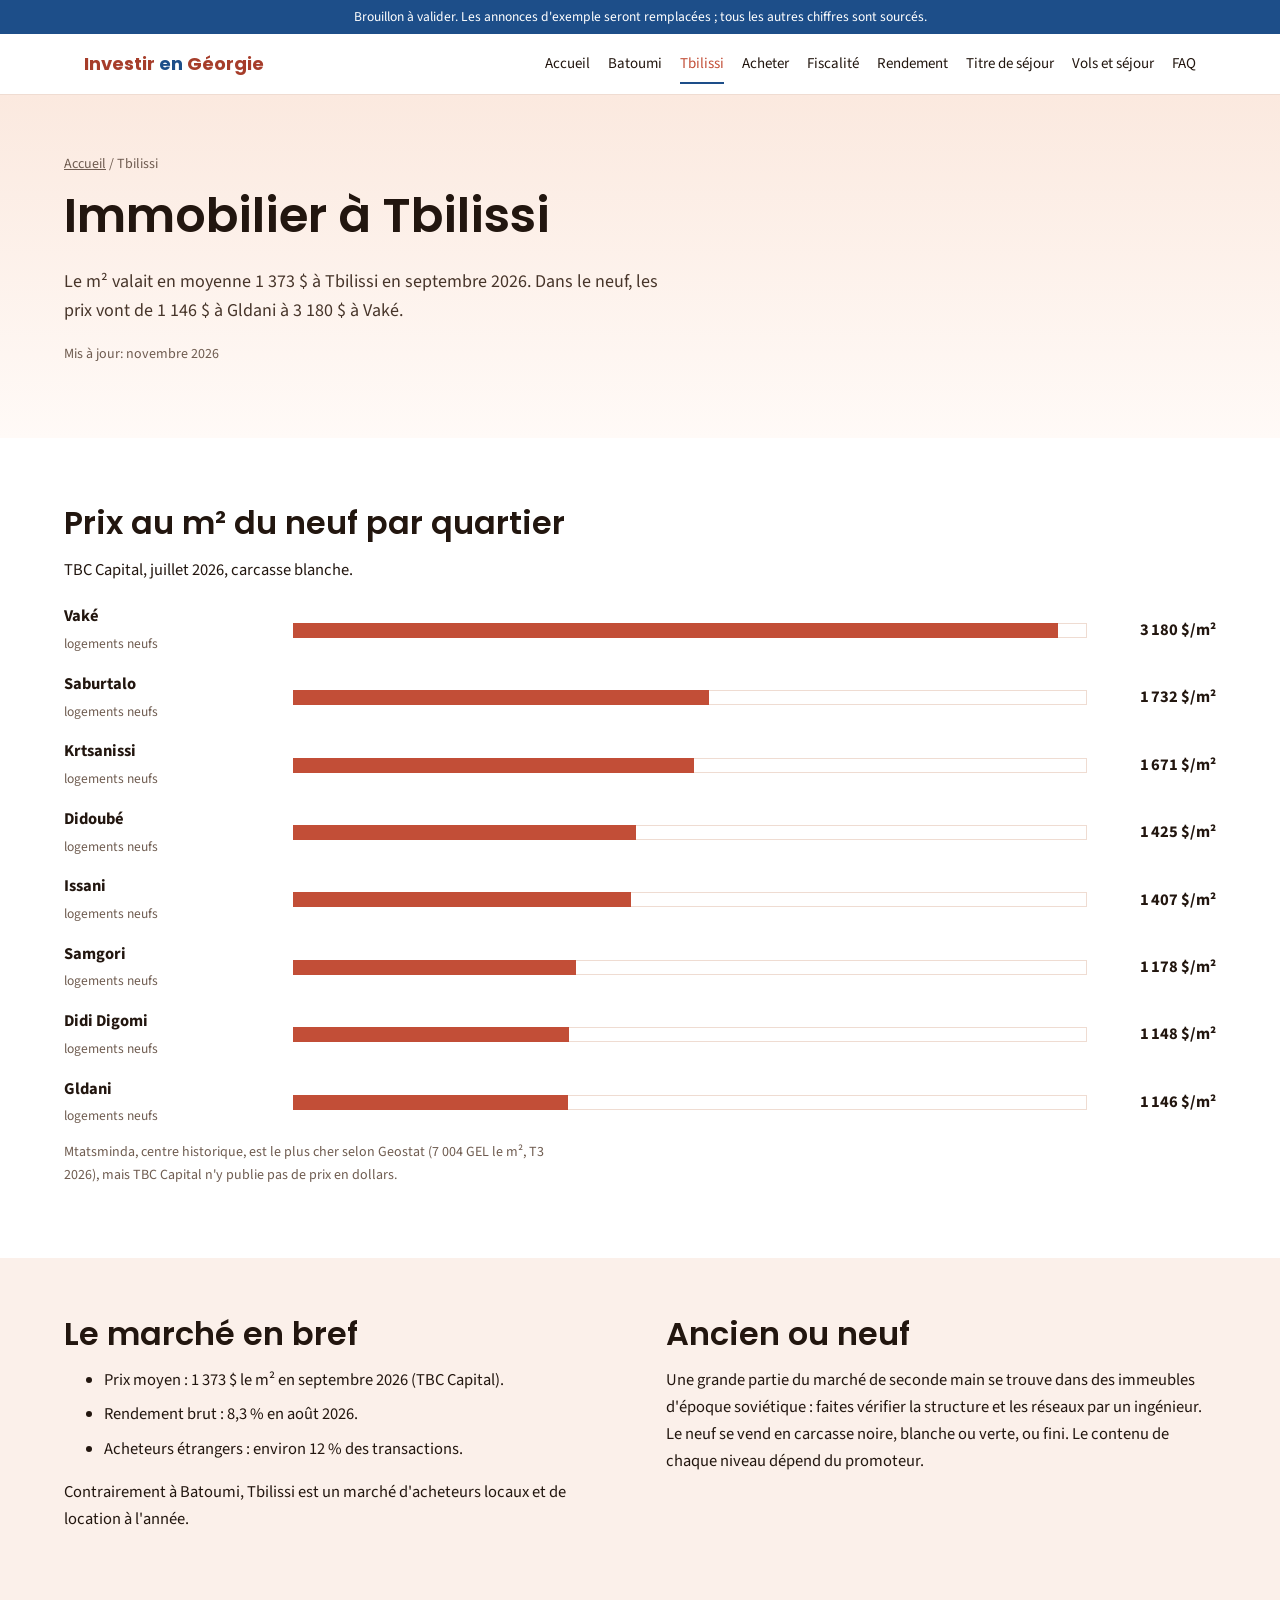
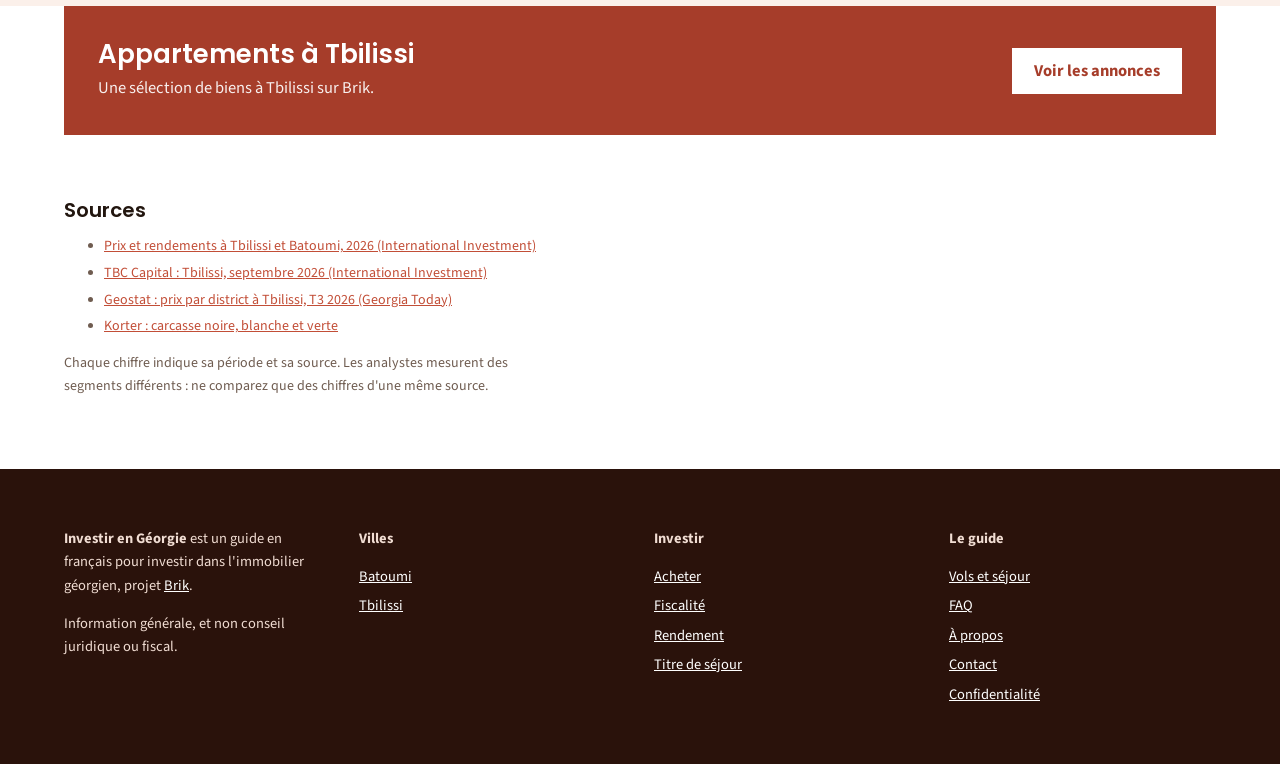
<file: site/tbilissi/index.html>
<!DOCTYPE html>
<html lang="fr" dir="ltr">
<head>
<meta charset="utf-8">
<meta name="robots" content="noindex, nofollow">
<meta name="viewport" content="width=device-width, initial-scale=1">
<title>Immobilier à Tbilissi — quartiers, prix et rendement</title>
<meta name="description" content="Acheter un appartement à Tbilissi : prix au m² par quartier, rendement locatif, ancien soviétique ou neuf, profil du marché.">
<link rel="canonical" href="https://investir-georgie.com/tbilissi/">
<link rel="preconnect" href="https://fonts.googleapis.com"><link rel="preconnect" href="https://fonts.gstatic.com" crossorigin>
<link href="https://fonts.googleapis.com/css2?family=Poppins:wght@600;700&amp;family=Source+Sans+3:wght@400;600;700&amp;display=swap" rel="stylesheet">
<link rel="stylesheet" href="../assets/site.css">
<script type="application/ld+json">[{"@context": "https://schema.org", "@type": "BreadcrumbList", "itemListElement": [{"@type": "ListItem", "position": 1, "name": "Accueil", "item": "https://investir-georgie.com/"}, {"@type": "ListItem", "position": 2, "name": "Tbilissi", "item": "https://investir-georgie.com/tbilissi/"}]}, {"@context": "https://schema.org", "@type": "Article", "headline": "Immobilier à Tbilissi", "inLanguage": "fr", "dateModified": "2026-11-24", "publisher": {"@type": "Organization", "name": "Brik", "url": "https://real-estate-georgia.com"}}]</script>
</head>
<body>
<div class="draft">Brouillon à valider. Les annonces d'exemple seront remplacées ; tous les autres chiffres sont sourcés.</div>
<header class="top"><div class="wrap"><a class="logo" href="../index.html">Investir<span> en </span>Géorgie</a><nav class="scroll" aria-label="Rubriques"><a href="../index.html">Accueil</a><a href="../batumi/index.html">Batoumi</a><a href="../tbilissi/index.html" aria-current="page">Tbilissi</a><a href="../acheter/index.html">Acheter</a><a href="../fiscalite/index.html">Fiscalité</a><a href="../rendement/index.html">Rendement</a><a href="../residence/index.html">Titre de séjour</a><a href="../voyager/index.html">Vols et séjour</a><a href="../faq/index.html">FAQ</a></nav></div></header>
<main>
<section class="band pagehead"><div class="wrap"><nav class="crumbs" aria-label="Fil d'Ariane"><a href="../index.html">Accueil</a> / <span aria-current="page">Tbilissi</span></nav><h1>Immobilier à Tbilissi</h1><p class="lede">Le m² valait en moyenne 1 373 $ à Tbilissi en septembre 2026. Dans le neuf, les prix vont de 1 146 $ à Gldani à 3 180 $ à Vaké.</p><p class="updated">Mis à jour: novembre 2026</p></div></section>

<section class="band"><div class="wrap"><h2>Prix au m² du neuf par quartier</h2><p>TBC Capital, juillet 2026, carcasse blanche.</p>
 <div class="rows"><div class="row"><div class="nm"><b>Vaké</b><span>logements neufs</span></div><div class="bar" aria-hidden="true"><i data-w="96.4"></i></div><div class="v">3 180 $/m²</div></div><div class="row"><div class="nm"><b>Saburtalo</b><span>logements neufs</span></div><div class="bar" aria-hidden="true"><i data-w="52.5"></i></div><div class="v">1 732 $/m²</div></div><div class="row"><div class="nm"><b>Krtsanissi</b><span>logements neufs</span></div><div class="bar" aria-hidden="true"><i data-w="50.6"></i></div><div class="v">1 671 $/m²</div></div><div class="row"><div class="nm"><b>Didoubé</b><span>logements neufs</span></div><div class="bar" aria-hidden="true"><i data-w="43.2"></i></div><div class="v">1 425 $/m²</div></div><div class="row"><div class="nm"><b>Issani</b><span>logements neufs</span></div><div class="bar" aria-hidden="true"><i data-w="42.6"></i></div><div class="v">1 407 $/m²</div></div><div class="row"><div class="nm"><b>Samgori</b><span>logements neufs</span></div><div class="bar" aria-hidden="true"><i data-w="35.7"></i></div><div class="v">1 178 $/m²</div></div><div class="row"><div class="nm"><b>Didi Digomi</b><span>logements neufs</span></div><div class="bar" aria-hidden="true"><i data-w="34.8"></i></div><div class="v">1 148 $/m²</div></div><div class="row"><div class="nm"><b>Gldani</b><span>logements neufs</span></div><div class="bar" aria-hidden="true"><i data-w="34.7"></i></div><div class="v">1 146 $/m²</div></div></div>
 <p class="sub" style="margin-top:12px">Mtatsminda, centre historique, est le plus cher selon Geostat (7 004 GEL le m², T3 2026), mais TBC Capital n'y publie pas de prix en dollars.</p></div></section>
<section class="band alt"><div class="wrap two">
 <div class="prose"><h2>Le marché en bref</h2><ul class="txt"><li>Prix moyen : 1 373 $ le m² en septembre 2026 (TBC Capital).</li><li>Rendement brut : 8,3 % en août 2026.</li><li>Acheteurs étrangers : environ 12 % des transactions.</li></ul><p>Contrairement à Batoumi, Tbilissi est un marché d'acheteurs locaux et de location à l'année.</p></div>
 <div class="prose"><h2>Ancien ou neuf</h2><p>Une grande partie du marché de seconde main se trouve dans des immeubles d'époque soviétique : faites vérifier la structure et les réseaux par un ingénieur. Le neuf se vend en carcasse noire, blanche ou verte, ou fini. Le contenu de chaque niveau dépend du promoteur.</p></div>
</div></section>
<section class="band" style="padding-top:0"><div class="wrap"><div class="cta"><div><h2>Appartements à Tbilissi</h2><p>Une sélection de biens à Tbilissi sur Brik.</p></div><a class="btn" href="https://real-estate-georgia.com/?utm_source=investir-georgie&amp;utm_medium=referral&amp;utm_campaign=minisite&amp;utm_content=tbilisi">Voir les annonces</a></div></div></section>
<section class="band" style="padding-top:0"><div class="wrap"><h2 style="font-size:20px">Sources</h2><ul class="sources"><li><a href="https://internationalinvestment.biz/en/real-estate/8910-georgia-real-estate-2026-prices-and-yields-in-tbilisi-and-batumi.html">Prix et rendements à Tbilissi et Batoumi, 2026 (International Investment)</a></li><li><a href="https://internationalinvestment.biz/en/real-estate/9034-tbilisi-apartment-sale-prices-september-tbc-capital.html">TBC Capital : Tbilissi, septembre 2026 (International Investment)</a></li><li><a href="https://georgiatoday.ge/?p=115443">Geostat : prix par district à Tbilissi, T3 2026 (Georgia Today)</a></li><li><a href="https://korter.ge/en/new-projects-tbilisi-black-frame">Korter : carcasse noire, blanche et verte</a></li></ul><p class="sub">Chaque chiffre indique sa période et sa source. Les analystes mesurent des segments différents : ne comparez que des chiffres d'une même source.</p></div></section>
</main>
<footer class="band"><div class="wrap"><div class="cols">
<div><p><b>Investir en Géorgie</b> est un guide en français pour investir dans l'immobilier géorgien, projet <a href="https://real-estate-georgia.com/?utm_source=investir-georgie&amp;utm_medium=referral&amp;utm_campaign=minisite&amp;utm_content=footer">Brik</a>.</p><p>Information générale, et non conseil juridique ou fiscal.</p></div>
<div><p><b>Villes</b></p><ul><li><a href="../batumi/index.html">Batoumi</a></li><li><a href="../tbilissi/index.html">Tbilissi</a></li></ul></div><div><p><b>Investir</b></p><ul><li><a href="../acheter/index.html">Acheter</a></li><li><a href="../fiscalite/index.html">Fiscalité</a></li><li><a href="../rendement/index.html">Rendement</a></li><li><a href="../residence/index.html">Titre de séjour</a></li></ul></div><div><p><b>Le guide</b></p><ul><li><a href="../voyager/index.html">Vols et séjour</a></li><li><a href="../faq/index.html">FAQ</a></li><li><a href="../a-propos/index.html">À propos</a></li><li><a href="../contact/index.html">Contact</a></li><li><a href="../confidentialite/index.html">Confidentialité</a></li></ul></div>
</div></div></footer>
<script src="../assets/site.js"></script>
</body>
</html>
</file>
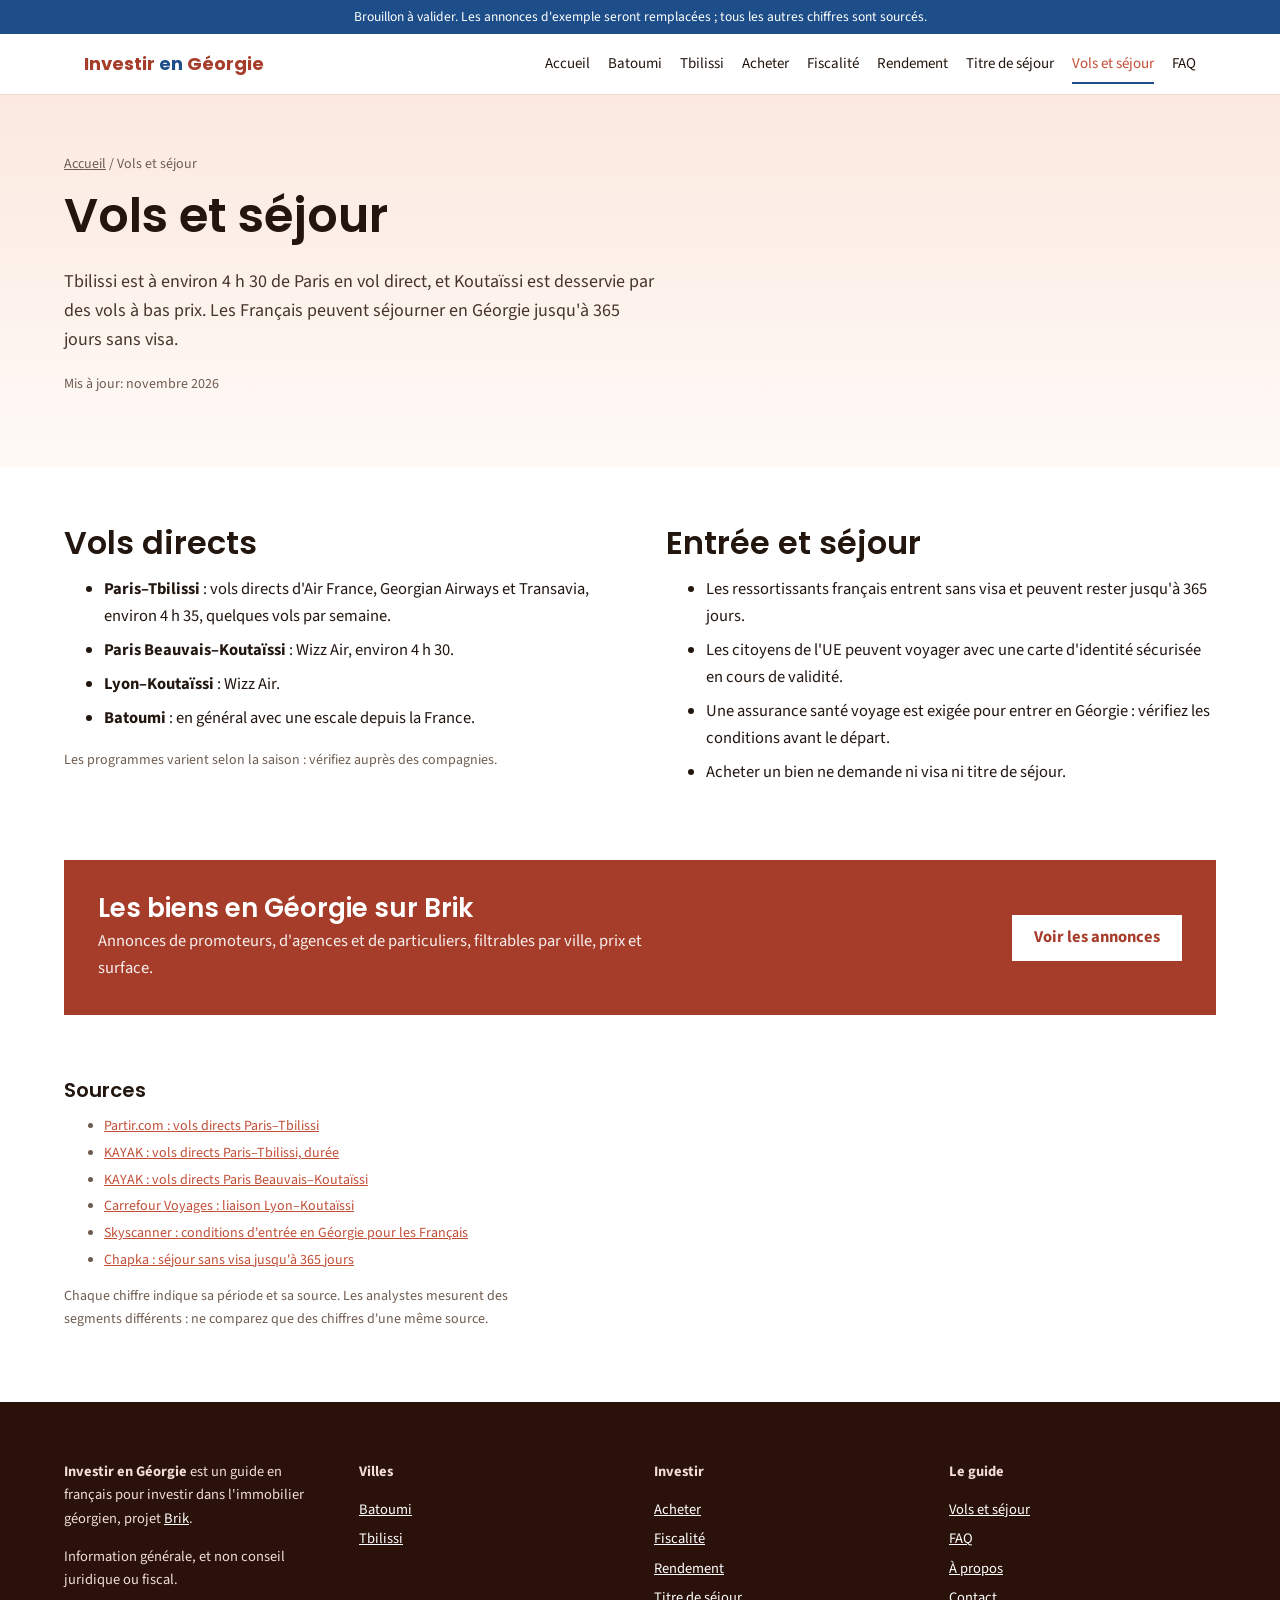
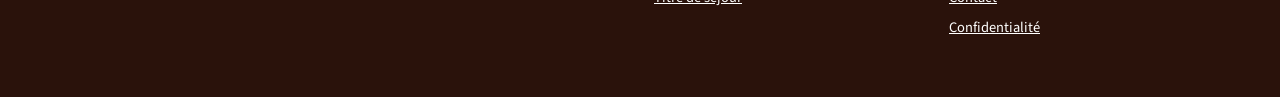
<file: site/voyager/index.html>
<!DOCTYPE html>
<html lang="fr" dir="ltr">
<head>
<meta charset="utf-8">
<meta name="robots" content="noindex, nofollow">
<meta name="viewport" content="width=device-width, initial-scale=1">
<title>Aller en Géorgie depuis la France — vols et séjour sans visa</title>
<meta name="description" content="Vols directs Paris–Tbilissi et Paris–Koutaïssi, durée de vol, séjour sans visa jusqu&#x27;à 365 jours pour les Français et assurance santé.">
<link rel="canonical" href="https://investir-georgie.com/voyager/">
<link rel="preconnect" href="https://fonts.googleapis.com"><link rel="preconnect" href="https://fonts.gstatic.com" crossorigin>
<link href="https://fonts.googleapis.com/css2?family=Poppins:wght@600;700&amp;family=Source+Sans+3:wght@400;600;700&amp;display=swap" rel="stylesheet">
<link rel="stylesheet" href="../assets/site.css">
<script type="application/ld+json">[{"@context": "https://schema.org", "@type": "BreadcrumbList", "itemListElement": [{"@type": "ListItem", "position": 1, "name": "Accueil", "item": "https://investir-georgie.com/"}, {"@type": "ListItem", "position": 2, "name": "Vols et séjour", "item": "https://investir-georgie.com/voyager/"}]}, {"@context": "https://schema.org", "@type": "Article", "headline": "Vols et séjour", "inLanguage": "fr", "dateModified": "2026-11-24", "publisher": {"@type": "Organization", "name": "Brik", "url": "https://real-estate-georgia.com"}}]</script>
</head>
<body>
<div class="draft">Brouillon à valider. Les annonces d'exemple seront remplacées ; tous les autres chiffres sont sourcés.</div>
<header class="top"><div class="wrap"><a class="logo" href="../index.html">Investir<span> en </span>Géorgie</a><nav class="scroll" aria-label="Rubriques"><a href="../index.html">Accueil</a><a href="../batumi/index.html">Batoumi</a><a href="../tbilissi/index.html">Tbilissi</a><a href="../acheter/index.html">Acheter</a><a href="../fiscalite/index.html">Fiscalité</a><a href="../rendement/index.html">Rendement</a><a href="../residence/index.html">Titre de séjour</a><a href="../voyager/index.html" aria-current="page">Vols et séjour</a><a href="../faq/index.html">FAQ</a></nav></div></header>
<main>
<section class="band pagehead"><div class="wrap"><nav class="crumbs" aria-label="Fil d'Ariane"><a href="../index.html">Accueil</a> / <span aria-current="page">Vols et séjour</span></nav><h1>Vols et séjour</h1><p class="lede">Tbilissi est à environ 4 h 30 de Paris en vol direct, et Koutaïssi est desservie par des vols à bas prix. Les Français peuvent séjourner en Géorgie jusqu'à 365 jours sans visa.</p><p class="updated">Mis à jour: novembre 2026</p></div></section>

<section class="band"><div class="wrap two">
 <div class="prose"><h2>Vols directs</h2><ul class="txt"><li><b>Paris–Tbilissi</b> : vols directs d'Air France, Georgian Airways et Transavia, environ 4 h 35, quelques vols par semaine.</li><li><b>Paris Beauvais–Koutaïssi</b> : Wizz Air, environ 4 h 30.</li><li><b>Lyon–Koutaïssi</b> : Wizz Air.</li><li><b>Batoumi</b> : en général avec une escale depuis la France.</li></ul><p class="sub">Les programmes varient selon la saison : vérifiez auprès des compagnies.</p></div>
 <div class="prose"><h2>Entrée et séjour</h2><ul class="txt"><li>Les ressortissants français entrent sans visa et peuvent rester jusqu'à 365 jours.</li><li>Les citoyens de l'UE peuvent voyager avec une carte d'identité sécurisée en cours de validité.</li><li>Une assurance santé voyage est exigée pour entrer en Géorgie : vérifiez les conditions avant le départ.</li><li>Acheter un bien ne demande ni visa ni titre de séjour.</li></ul></div>
</div></section>
<section class="band" style="padding-top:0"><div class="wrap"><div class="cta"><div><h2>Les biens en Géorgie sur Brik</h2><p>Annonces de promoteurs, d'agences et de particuliers, filtrables par ville, prix et surface.</p></div><a class="btn" href="https://real-estate-georgia.com/?utm_source=investir-georgie&amp;utm_medium=referral&amp;utm_campaign=minisite&amp;utm_content=voyager">Voir les annonces</a></div></div></section>
<section class="band" style="padding-top:0"><div class="wrap"><h2 style="font-size:20px">Sources</h2><ul class="sources"><li><a href="https://www.partir.com/Georgie/billet-avion-vol/paris-cdg-tbilissi/cdg/tbs/vol-direct.html">Partir.com : vols directs Paris–Tbilissi</a></li><li><a href="https://www.kayak.fr/vols/Paris-PAR/Aeroport-international-Shota-Rustaveli-de-Tbilissi-TBS">KAYAK : vols directs Paris–Tbilissi, durée</a></li><li><a href="https://www.kayak.fr/vols/Paris-PAR/Aeroport-international-David-IV-de-Koutaissi-KUT">KAYAK : vols directs Paris Beauvais–Koutaïssi</a></li><li><a href="https://voyages.carrefour.fr/accueil/vol/georgie">Carrefour Voyages : liaison Lyon–Koutaïssi</a></li><li><a href="https://www.skyscanner.fr/destinations/visa/29475247/georgie">Skyscanner : conditions d'entrée en Géorgie pour les Français</a></li><li><a href="https://blog.chapkadirect.fr/assurance-voyage-obligatoire-pour-vos-vacances-en-georgie/">Chapka : séjour sans visa jusqu'à 365 jours</a></li></ul><p class="sub">Chaque chiffre indique sa période et sa source. Les analystes mesurent des segments différents : ne comparez que des chiffres d'une même source.</p></div></section>
</main>
<footer class="band"><div class="wrap"><div class="cols">
<div><p><b>Investir en Géorgie</b> est un guide en français pour investir dans l'immobilier géorgien, projet <a href="https://real-estate-georgia.com/?utm_source=investir-georgie&amp;utm_medium=referral&amp;utm_campaign=minisite&amp;utm_content=footer">Brik</a>.</p><p>Information générale, et non conseil juridique ou fiscal.</p></div>
<div><p><b>Villes</b></p><ul><li><a href="../batumi/index.html">Batoumi</a></li><li><a href="../tbilissi/index.html">Tbilissi</a></li></ul></div><div><p><b>Investir</b></p><ul><li><a href="../acheter/index.html">Acheter</a></li><li><a href="../fiscalite/index.html">Fiscalité</a></li><li><a href="../rendement/index.html">Rendement</a></li><li><a href="../residence/index.html">Titre de séjour</a></li></ul></div><div><p><b>Le guide</b></p><ul><li><a href="../voyager/index.html">Vols et séjour</a></li><li><a href="../faq/index.html">FAQ</a></li><li><a href="../a-propos/index.html">À propos</a></li><li><a href="../contact/index.html">Contact</a></li><li><a href="../confidentialite/index.html">Confidentialité</a></li></ul></div>
</div></div></footer>
<script src="../assets/site.js"></script>
</body>
</html>
</file>
<file: site/assets/site.css>
/* VOICE: measured French investment guide, factual and prudent
   IDEA: an investor's field notebook: Georgian vineyard hills, prices set out like a ledger
   PICTURE: terraced vineyard hills, a hilltop chapel and a village; price rows
   COLOUR and TYPE: white ground, terracotta dominant, pale peach support, deep blue accent; Poppins + Source Sans 3
   LAYOUT: full-width bands, 1240px content, square corners */
:root{color-scheme:light;--bg:#fff;--ink:#22160f;--ink2:#47352a;--mute:#6f5c50;--sea:#a63d2a;--sea2:#c24e37;--aqua:#fbf0ea;--line:#efdcd2;--line2:#dcc0b2;--coral:#1d4e89;
--tint1:#fbe9df;--tint2:#fffaf7;--radius:0;--btn-radius:0;--bar-radius:0;--head-font:Poppins,system-ui,sans-serif;--body-font:'Source Sans 3',system-ui,sans-serif;--head-weight:600;--foot-bg:#2a120b;--foot-ink:#f1ddd3}
body{font-size:17.5px}
/* Shared layout for Brik mini-sites. Theme variables are prepended per site. Logical properties keep RTL working. */
*{box-sizing:border-box;min-width:0}
html{scroll-padding-top:80px;scroll-behavior:smooth}
body{margin:0;background:var(--bg);color:var(--ink);font:16.5px/1.62 var(--body-font);overflow-x:clip}
h1,h2,h3{font-family:var(--head-font);font-weight:var(--head-weight,700);line-height:1.12;text-wrap:balance;margin:0 0 .5em}
h1{font-size:clamp(28px,4.3vw,48px)}h2{font-size:clamp(22px,2.8vw,32px);margin-top:.3em}h3{font-size:18.5px}
p,ul.txt,ol.txt{margin:0 0 1em;max-width:70ch}ul.txt li,ol.txt li{margin-bottom:.45em}
a{color:var(--sea2)}
.wrap{max-width:1240px;margin:0 auto}
.band{padding:clamp(32px,4.5vw,64px) max(5vw,16px)}
.draft{background:var(--coral);color:#fff;font-size:13.5px;text-align:center;padding:6px 16px}
header.top{position:sticky;top:0;z-index:5;background:rgba(255,255,255,.95);backdrop-filter:blur(6px);border-bottom:1px solid var(--line)}
header.top .wrap{display:flex;align-items:center;justify-content:space-between;gap:8px 20px;padding:10px max(5vw,16px);flex-wrap:wrap}
.logo{font-family:var(--head-font);font-weight:700;color:var(--sea);text-decoration:none;font-size:18px}
.logo span{color:var(--coral)}
nav.scroll{display:flex;gap:18px;overflow-x:auto;font-size:15px}
nav.scroll a{flex:none;color:var(--ink);text-decoration:none;padding:8px 0}
nav.scroll a:hover,nav.scroll a[aria-current]{color:var(--sea2)}
nav.scroll a[aria-current]{box-shadow:inset 0 -2px 0 var(--coral)}
.crumbs{font-size:14px;color:var(--mute);margin-bottom:14px}.crumbs a{color:var(--mute)}
.pagehead,.hero{background:linear-gradient(var(--tint1),var(--tint2))}
.hero{overflow:hidden}
.hero .wrap{display:grid;grid-template-columns:minmax(0,1.05fr) minmax(0,1fr);gap:clamp(20px,4vw,56px);align-items:center}
.lede{font-size:18px;color:var(--ink2);max-width:66ch}
.updated{font-size:14px;color:var(--mute)}
.btn{display:inline-flex;align-items:center;justify-content:center;min-height:46px;padding:0 22px;border-radius:var(--btn-radius);background:var(--sea);color:#fff;text-decoration:none;border:0;font:inherit;font-weight:700;cursor:pointer;text-align:center}
.btn:hover{background:var(--sea2)}.btn.ghost{background:transparent;color:var(--sea);box-shadow:inset 0 0 0 2px var(--sea)}
.btn:focus-visible,a:focus-visible,summary:focus-visible,input:focus-visible,select:focus-visible,textarea:focus-visible{outline:3px solid var(--coral);outline-offset:2px}
.ctas{display:flex;gap:12px;flex-wrap:wrap;margin-top:8px}
.scene{width:100%;aspect-ratio:6/5;display:block}
.facts{background:var(--sea);color:#fff}
.facts .wrap{display:grid;grid-template-columns:repeat(4,minmax(0,1fr));gap:24px}
.facts.three .wrap{grid-template-columns:repeat(3,minmax(0,1fr))}
.fact{border-top:2px solid rgba(255,255,255,.3);padding-top:14px}
.fact b{display:block;font-family:var(--head-font);font-weight:700;font-size:clamp(24px,3vw,34px);line-height:1.1;white-space:nowrap}
.fact span{display:block;font-size:15px;margin-top:6px}
.fact small{display:block;font-size:13px;opacity:.8;margin-top:4px}
.sub{color:var(--mute);font-size:14px}
.grid{display:grid;grid-template-columns:repeat(3,minmax(0,1fr));gap:18px;margin:24px 0}
.card{border:1px solid var(--line);border-radius:var(--radius);overflow:hidden;background:#fff;display:flex;flex-direction:column}
.card .ph{aspect-ratio:16/10;display:block;width:100%}
.card .bd{padding:14px 16px 16px}
.card .pr{font-family:var(--head-font);font-weight:700;font-size:19px;white-space:nowrap}
.card .meta{color:var(--mute);font-size:14.5px}
.tag{display:inline-block;font-size:13px;background:var(--aqua);color:var(--sea);border-radius:6px;padding:2px 8px;margin-bottom:8px}
a.dcard{display:block;text-decoration:none;color:var(--ink);border:1px solid var(--line);border-radius:var(--radius);padding:18px;background:#fff}
a.dcard:hover{border-color:var(--sea2)}
a.dcard b{font-family:var(--head-font);font-size:19px;display:block;margin-bottom:4px}
a.dcard .p{font-weight:700;color:var(--sea);white-space:nowrap}
a.dcard p{font-size:15px;color:var(--ink2);margin:.4em 0 0}
.rows{display:grid;gap:14px;margin-top:20px}
.row{display:grid;grid-template-columns:minmax(0,13em) minmax(0,1fr) 7em;gap:14px;align-items:center;color:inherit;text-decoration:none}
.row .nm b{display:block}.row .nm span{font-size:13.5px;color:var(--mute)}
.bar{height:15px;background:#fff;border-radius:var(--bar-radius);overflow:hidden;box-shadow:inset 0 0 0 1px var(--line)}
.bar i{display:block;height:100%;background:var(--sea2);border-radius:var(--bar-radius);width:0;transition:width .9s ease}
.row.hl .bar i{background:var(--coral)}
.row .v{text-align:end;font-weight:700;white-space:nowrap}
.alt{background:var(--aqua)}
ol.steps{list-style:none;padding:0;margin:24px 0 0;display:grid;grid-template-columns:repeat(3,minmax(0,1fr));gap:18px;counter-reset:s}
ol.steps li{background:#fff;border-radius:var(--radius);padding:20px;counter-increment:s;border:1px solid var(--line)}
ol.steps li::before{content:counter(s);font-family:var(--head-font);font-size:28px;font-weight:700;color:var(--coral);display:block;line-height:1;margin-bottom:10px}
ol.steps li p{margin:0;font-size:15.5px}
table{width:100%;border-collapse:collapse;margin-top:18px;font-size:15.5px}
th,td{text-align:start;padding:12px 10px;border-bottom:1px solid var(--line);vertical-align:top}
th{font-size:14px;color:var(--mute);font-weight:600}
td.n,th.n{text-align:end;white-space:nowrap}td.n{font-weight:700}
td.k{white-space:nowrap;font-weight:700}
.note{background:#fff;border-inline-start:4px solid var(--coral);padding:14px 18px;border-start-end-radius:12px;border-end-end-radius:12px;margin:18px 0;max-width:72ch}
details{border-bottom:1px solid var(--line);padding:4px 0;max-width:860px}
summary{cursor:pointer;font-weight:700;padding:14px 0;list-style:none;display:flex;justify-content:space-between;gap:16px;min-height:44px}
summary::-webkit-details-marker{display:none}
summary::after{content:"+";font-size:22px;color:var(--sea2);line-height:1}
details[open] summary::after{content:"–"}
details p{color:var(--ink2)}
.two{display:grid;grid-template-columns:minmax(0,1fr) minmax(0,1fr);gap:clamp(24px,4vw,56px);align-items:start}
.check{list-style:none;padding:0;margin:0 0 1em;display:grid;gap:12px;max-width:760px}
.check li{display:grid;grid-template-columns:28px minmax(0,1fr);gap:10px;align-items:start}
.check li::before{content:"";width:22px;height:22px;border-radius:6px;border:2px solid var(--sea2);margin-top:3px}
.cta{background:var(--sea);color:#fff;border-radius:var(--radius);padding:clamp(22px,3vw,34px);display:flex;justify-content:space-between;align-items:center;gap:18px;flex-wrap:wrap}
.cta h2{margin:0 0 .2em;font-size:clamp(20px,2.4vw,26px)}.cta p{margin:0;opacity:.92}
.cta .btn{background:#fff;color:var(--sea)}
.related{display:flex;gap:10px;flex-wrap:wrap;margin-top:12px}
.related a{border:1px solid var(--line);border-radius:var(--btn-radius);padding:8px 14px;text-decoration:none;color:var(--ink);font-size:15px;min-height:44px;display:inline-flex;align-items:center;background:#fff}
.related a:hover{border-color:var(--sea2);color:var(--sea2)}
.sources{font-size:14px;color:var(--mute)}.sources li{margin-bottom:4px}
.prose h2{margin-top:1.3em}.prose h2:first-child{margin-top:0}
form{background:#fff;border-radius:var(--radius);padding:24px;display:grid;gap:14px;border:1px solid var(--line)}
label{display:grid;gap:6px;font-weight:600;font-size:15px}
input,select,textarea{font:inherit;font-size:16px;min-height:46px;padding:0 12px;border:1px solid var(--line2);border-radius:10px;background:#fff;color:var(--ink)}
textarea{padding:10px 12px;min-height:96px}
.ok{display:none;background:var(--aqua);border-radius:10px;padding:12px;font-size:15px}
footer{background:var(--foot-bg);color:var(--foot-ink);font-size:14.5px}
footer a{color:#fff}footer p{max-width:none}
footer .cols{display:grid;grid-template-columns:repeat(4,minmax(0,1fr));gap:28px}
footer ul{list-style:none;padding:0;margin:0;display:grid;gap:6px}
@media(max-width:900px){.grid,ol.steps{grid-template-columns:repeat(2,minmax(0,1fr))}.facts .wrap,.facts.three .wrap{grid-template-columns:repeat(2,minmax(0,1fr))}footer .cols{grid-template-columns:repeat(2,minmax(0,1fr))}}
@media(max-width:600px){.hero .wrap,.two{grid-template-columns:1fr}.grid,ol.steps{grid-template-columns:1fr}.row{grid-template-columns:minmax(0,1fr) 6.2em}.row .bar{grid-column:1/-1;grid-row:2}table{font-size:14px}nav.scroll{width:100%}footer .cols{grid-template-columns:1fr}
.stack thead{display:none}.stack tr{display:grid;padding-block:10px;border-bottom:1px solid var(--line)}.stack td{display:flow-root;border:0;padding:3px 0;padding-inline-start:7.5em;text-align:start;white-space:normal}.stack td::before{content:attr(data-l);float:inline-start;width:7em;margin-inline-start:-7.5em;color:var(--mute);font-weight:600;font-size:13px}}
@media(prefers-reduced-motion:reduce){html{scroll-behavior:auto}.bar i{transition:none}}
</file>
